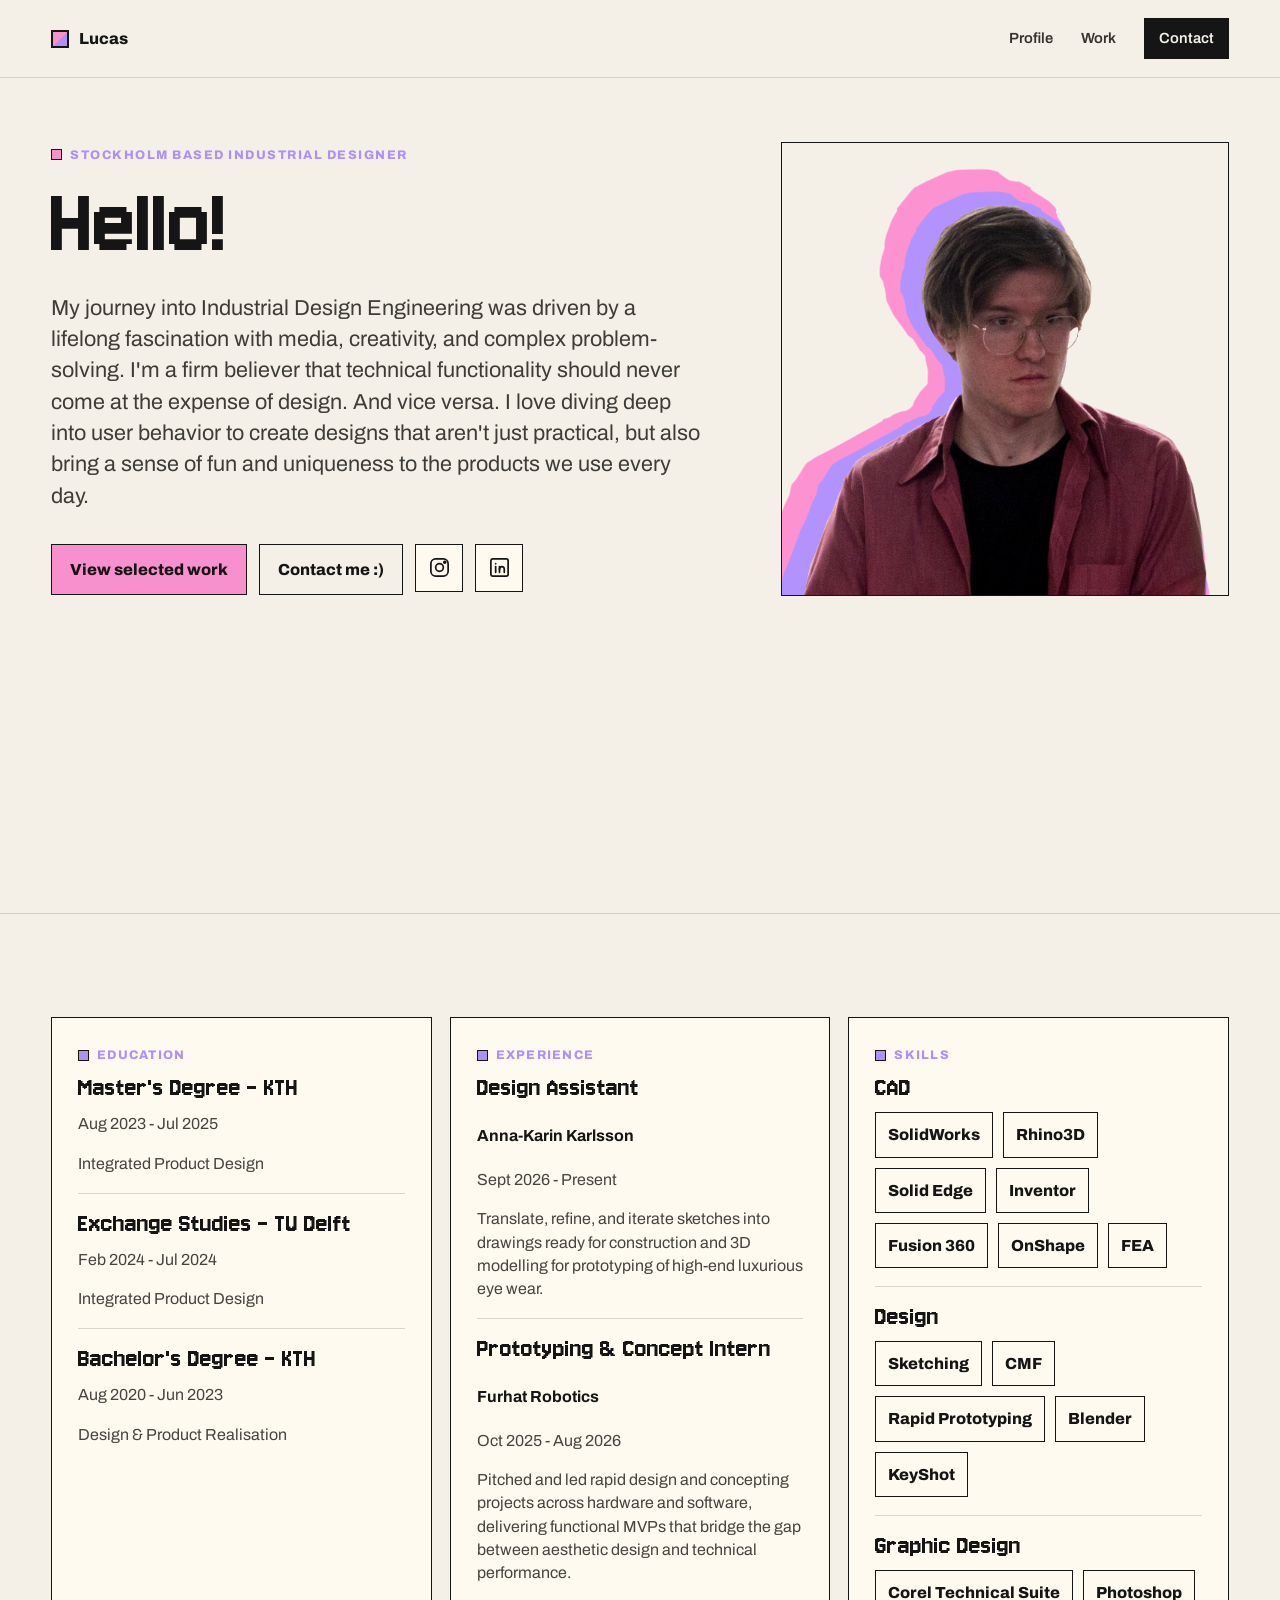
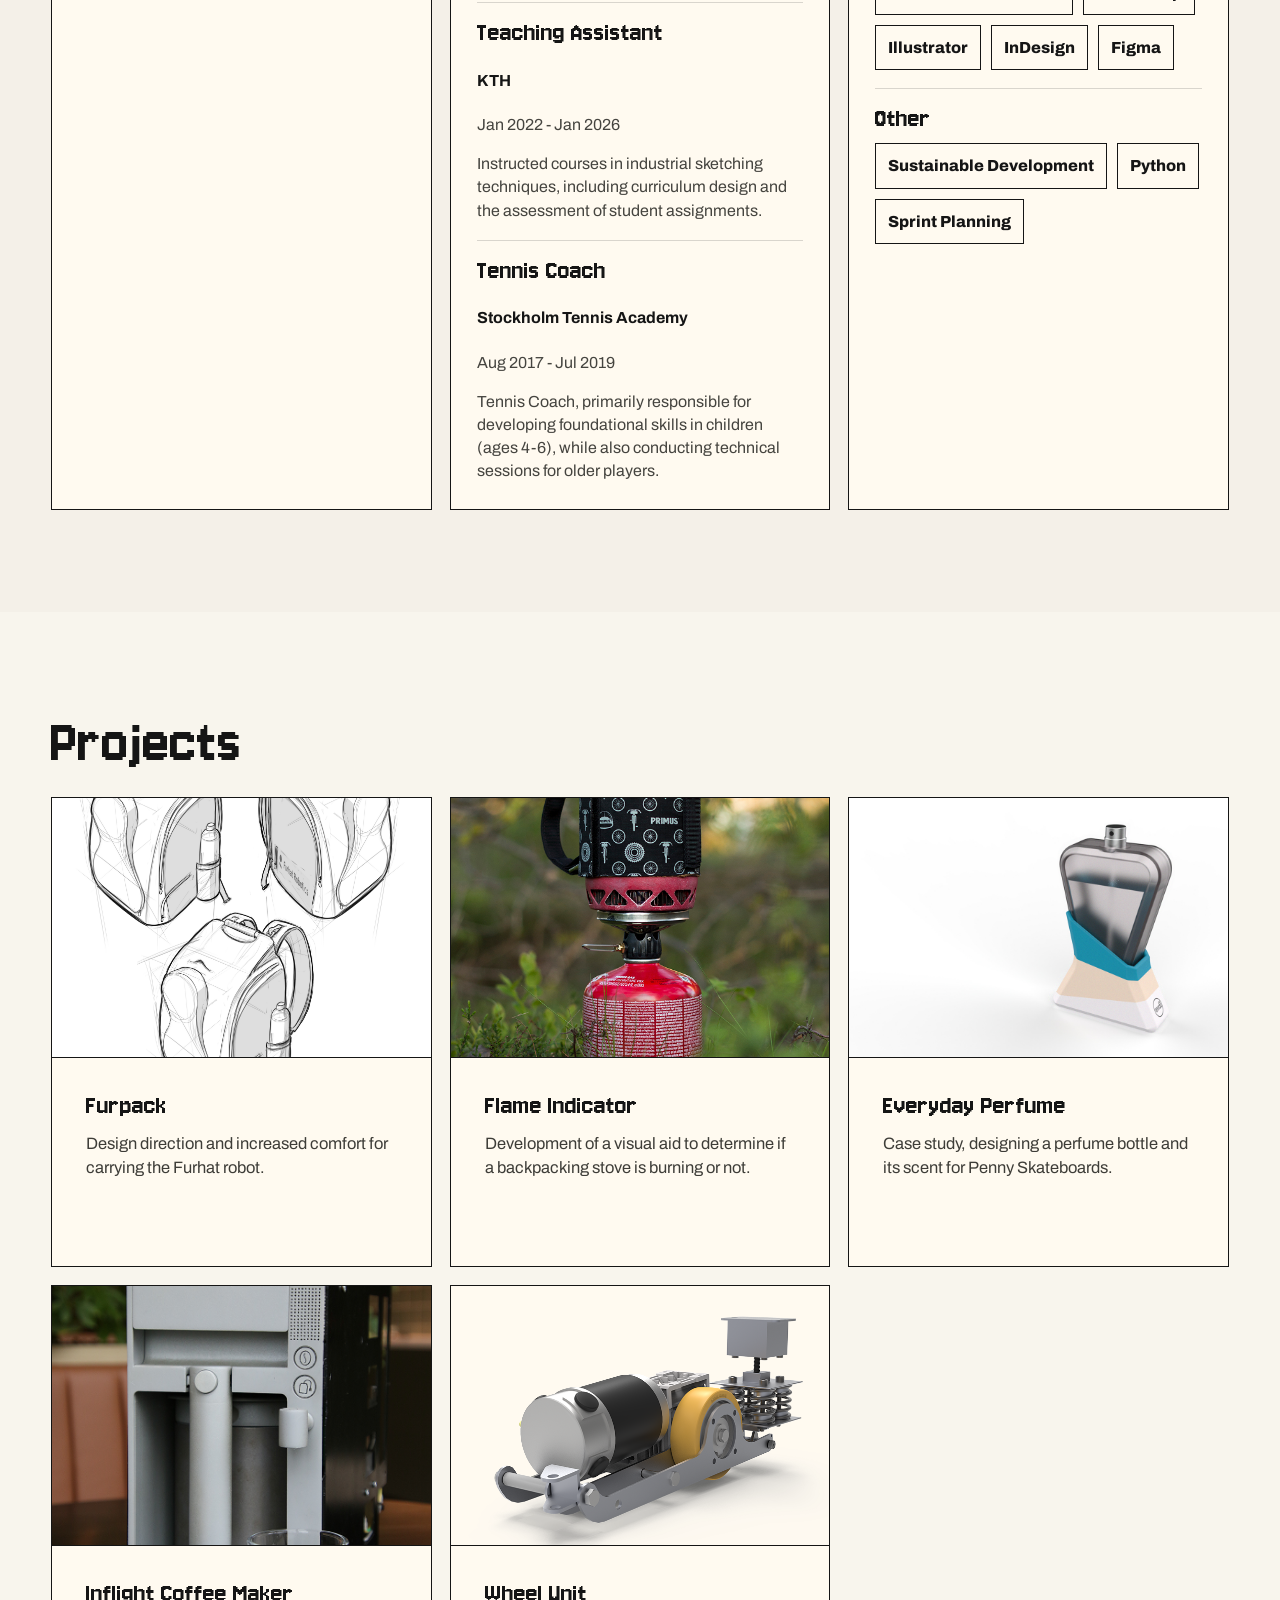
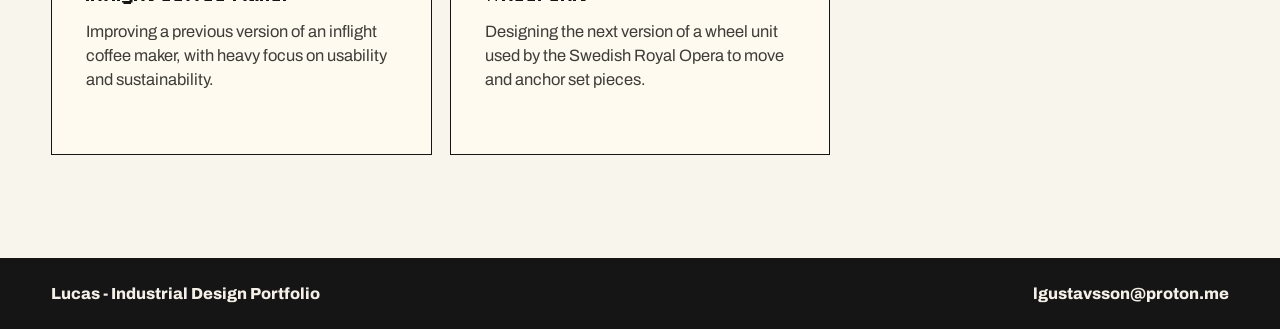
<file: index.html>
<!DOCTYPE html>
<html lang="en">
<head>
  <meta charset="UTF-8">
  <meta name="viewport" content="width=device-width, initial-scale=1.0">
  <title>Lucas | Industrial Design Portfolio</title>
  <meta name="description" content="Industrial design portfolio for Lucas, focused on product strategy, prototyping, CMF, manufacturability, and human-centered design.">
  <link rel="preconnect" href="https://fonts.googleapis.com">
  <link rel="preconnect" href="https://fonts.gstatic.com" crossorigin>
  <link href="https://fonts.googleapis.com/css2?family=Archivo:wght@400;500;600;700;800&family=Instrument+Serif:ital@0;1&family=Jersey+10&display=swap" rel="stylesheet">
  <link rel="stylesheet" href="style.css">
</head>
<body>
  <!-- Header: change the name, nav links, and contact email here. -->
  <header class="site-header" aria-label="Main navigation">
    <a class="brand" href="#top" aria-label="Lucas portfolio home">
      <span class="brand-mark"></span>
      Lucas
    </a>
    <nav>
      <a href="#profile">Profile</a>
      <a href="#work">Work</a>
      <a href="mailto:lgustavsson@proton.me" class="nav-action">Contact</a>
    </nav>
  </header>

  <main id="top">
    <!-- Hero: main first impression. Edit the title, intro text, buttons, and portrait image here. -->
    <section class="hero" aria-labelledby="hero-title">
      <div class="hero-grid">
        <div class="hero-copy">
          <p class="eyebrow">Stockholm based industrial designer</p>
          <h1 id="hero-title">Hello!</h1>
          <p class="hero-text">
            My journey into Industrial Design Engineering was driven by a lifelong fascination with media,
            creativity, and complex problem-solving. I'm a firm believer that technical functionality should never
            come at the expense of design. And vice versa. I love diving deep into user behavior to create designs
            that aren't just practical, but also bring a sense of fun and uniqueness to the products we use
            every day.
          </p>
          <div class="hero-actions" aria-label="Primary actions">
            <a class="button primary" href="#work">View selected work</a>
            <a class="button secondary" href="mailto:lgustavsson@proton.me">Contact me :)</a>
            <!-- Social icons: replace href values with your real Instagram and LinkedIn URLs. -->
            <a class="icon-link" href="https://www.instagram.com/designswithlucas" target="_blank" rel="noreferrer" aria-label="Instagram profile">
              <svg viewBox="0 0 24 24" aria-hidden="true">
                <rect x="3" y="3" width="18" height="18" rx="5"></rect>
                <circle cx="12" cy="12" r="4"></circle>
                <circle cx="17.5" cy="6.5" r="1"></circle>
              </svg>
            </a>
            <a class="icon-link" href="https://www.linkedin.com/in/lucasgustavsson" target="_blank" rel="noreferrer" aria-label="LinkedIn profile">
              <svg viewBox="0 0 24 24" aria-hidden="true">
                <rect x="3" y="3" width="18" height="18" rx="2"></rect>
                <path d="M8 11v6"></path>
                <path d="M8 8v.01"></path>
                <path d="M12 17v-6"></path>
                <path d="M12 13.8c0-1.8 1.1-2.8 2.6-2.8 1.6 0 2.4 1 2.4 2.8V17"></path>
              </svg>
            </a>
          </div>
        </div>

        <figure class="portrait-stage">
          <img src="images/me.png" alt="Portrait of Lucas" class="portrait">
        </figure>
      </div>
    </section>

    <!-- Profile: duplicate or delete .resume-entry blocks to change education/experience items. -->
    <section class="profile-section" id="profile" aria-label="Profile">
      <article class="profile-group">
        <p class="entry-label">Education</p>
        <div class="entry-list">
          <!-- Education entry -->
          <div class="resume-entry">
            <h3>Master's Degree - KTH</h3>
            <p>Aug 2023 - Jul 2025</p>
            <p>Integrated Product Design</p>
          </div>
          <!-- Education entry -->
          <div class="resume-entry">
            <h3>Exchange Studies - TU Delft</h3>
            <p>Feb 2024 - Jul 2024</p>
            <p>Integrated Product Design</p>
          </div>
          <!-- Education entry -->
          <div class="resume-entry">
            <h3>Bachelor's Degree - KTH</h3>
            <p>Aug 2020 - Jun 2023</p>
            <p>Design & Product Realisation</p>
          </div>
        </div>
      </article>

      <article class="profile-group">
        <p class="entry-label">Experience</p>
        <div class="entry-list">
           <!-- Experience entry -->
          <div class="resume-entry">
            <h3>Design Assistant</h3>
            <h4>Anna-Karin Karlsson</h4>
            <p>Sept 2026 - Present</p>
            <p>Translate, refine, and iterate sketches into drawings ready for construction and 3D modelling for prototyping of high-end luxurious eye wear.</p>
          </div>
          <!-- Experience entry -->
          <div class="resume-entry">
            <h3>Prototyping & Concept Intern</h3>
            <h4>Furhat Robotics</h4>
            <p>Oct 2025 - Aug 2026</p>
            <p>Pitched and led rapid design and concepting 
projects across hardware and software, delivering 
functional MVPs that bridge the gap between 
aesthetic design and technical performance.</p>
          </div>
          <!-- Experience entry -->
          <div class="resume-entry">
            <h3>Teaching Assistant</h3>
            <h4>KTH</h4>
            <p>Jan 2022 - Jan 2026</p>
            <p>Instructed courses in industrial sketching techniques, 
including curriculum design and the assessment of 
student assignments.</p>
          </div>
          <!-- Experience entry -->
          <div class="resume-entry">
            <h3>Tennis Coach</h3>
            <h4>Stockholm Tennis Academy</h4>
            <p>Aug 2017 - Jul 2019</p>
            <p>Tennis Coach, primarily responsible for developing foundational skills in children (ages 4-6), while
              also conducting technical sessions for older players.</p>
          </div>
        </div>
      </article>

      <article class="profile-group">
        <p class="entry-label">Skills</p>
        <!-- Skills: duplicate a .skill-group to add a category, or edit the spans inside each group. -->
        <div class="skill-groups">
          <div class="skill-group">
            <h3>CAD</h3>
            <div class="skills">
              <span>SolidWorks</span>
              <span>Rhino3D</span>
              <span>Solid Edge</span>
              <span>Inventor</span>
              <span>Fusion 360</span>
              <span>OnShape</span>
              <span>FEA</span>
            </div>
          </div>

          <div class="skill-group">
            <h3>Design</h3>
            <div class="skills">
              <span>Sketching</span>
              <span>CMF</span>
              <span>Rapid Prototyping</span>
              <span>Blender</span>
              <span>KeyShot</span>
            </div>
          </div>

          <div class="skill-group">
            <h3>Graphic Design</h3>
            <div class="skills">
              <span>Corel Technical Suite</span>
              <span>Photoshop</span>
              <span>Illustrator</span>
              <span>InDesign</span>
              <span>Figma</span>
            </div>
          </div>

          <div class="skill-group">
            <h3>Other</h3>
            <div class="skills">
              <span>Sustainable Development</span>
              <span>Python</span>
              <span>Sprint Planning</span>
            </div>
          </div>

        </div>
      </article>

    </section>

    <!-- Work: duplicate or remove one .project-card block to add or remove projects. -->
    <section class="section work-section" id="work" aria-label="Selected work">
      <div class="work-heading">
        <h2>Projects</h2>
      </div>
      <div class="project-list">
        <!-- Project card: update href, image src/alt, title, and summary together. -->
        <a class="project-card" href="furpack.html" aria-label="Open Project 01 case study">
          <img class="project-image" src="images/furpack-front.jpg" alt="Furpack front">
          <div class="project-content">
            <h3>Furpack</h3>
            <p>
              Design direction and increased comfort for carrying the Furhat robot.
            </p>
          </div>
        </a>

        <!-- Project card -->
        <a class="project-card" href="flame-indicator.html" aria-label="Open Project 02 case study">
          <img class="project-image" src="images/flame-front.png" alt="Flame indicator front">
          <div class="project-content">
            <h3>Flame Indicator</h3>
            <p>
              Development of a visual aid to determine if a backpacking stove is burning or not.
            </p>
          </div>
        </a>

        <!-- Project card -->
        <a class="project-card" href="everyday-perfume.html" aria-label="Open Project 03 case study">
          <img class="project-image" src="images/perfume-front.png" alt="Everyday perfume front">
          <div class="project-content">
            <h3>Everyday Perfume</h3>
            <p>
              Case study, designing a perfume bottle and its scent for Penny Skateboards.
            </p>
          </div>
        </a>

        <!-- Project card -->
        <a class="project-card" href="coffee-maker.html" aria-label="Open Project 04 case study">
          <img class="project-image" src="images/cofee-front.png" alt="Coffee maker front">
          <div class="project-content">
            <h3>Inflight Coffee Maker</h3>
            <p>
              Improving a previous version of an inflight coffee maker, with heavy focus on usability and sustainability.
            </p>
          </div>
        </a>

        <!-- Project card -->
        <a class="project-card" href="wheel-unit.html" aria-label="Open Project 05 case study">
          <img class="project-image" src="images/wheel-front.png" alt="Wheel unit front">
          <div class="project-content">
            <h3>Wheel Unit</h3>
            <p>
              Designing the next version of a wheel unit used by the Swedish Royal Opera to move and anchor set pieces.
            </p>
          </div>
        </a>
        <!-- End repeatable project cards. -->
      </div>
    </section>
  </main>

  <footer class="site-footer">
    <p>Lucas - Industrial Design Portfolio</p>
    <a href="mailto:lgustavsson@proton.me">lgustavsson@proton.me</a>
  </footer>
</body>
</html>
</file>
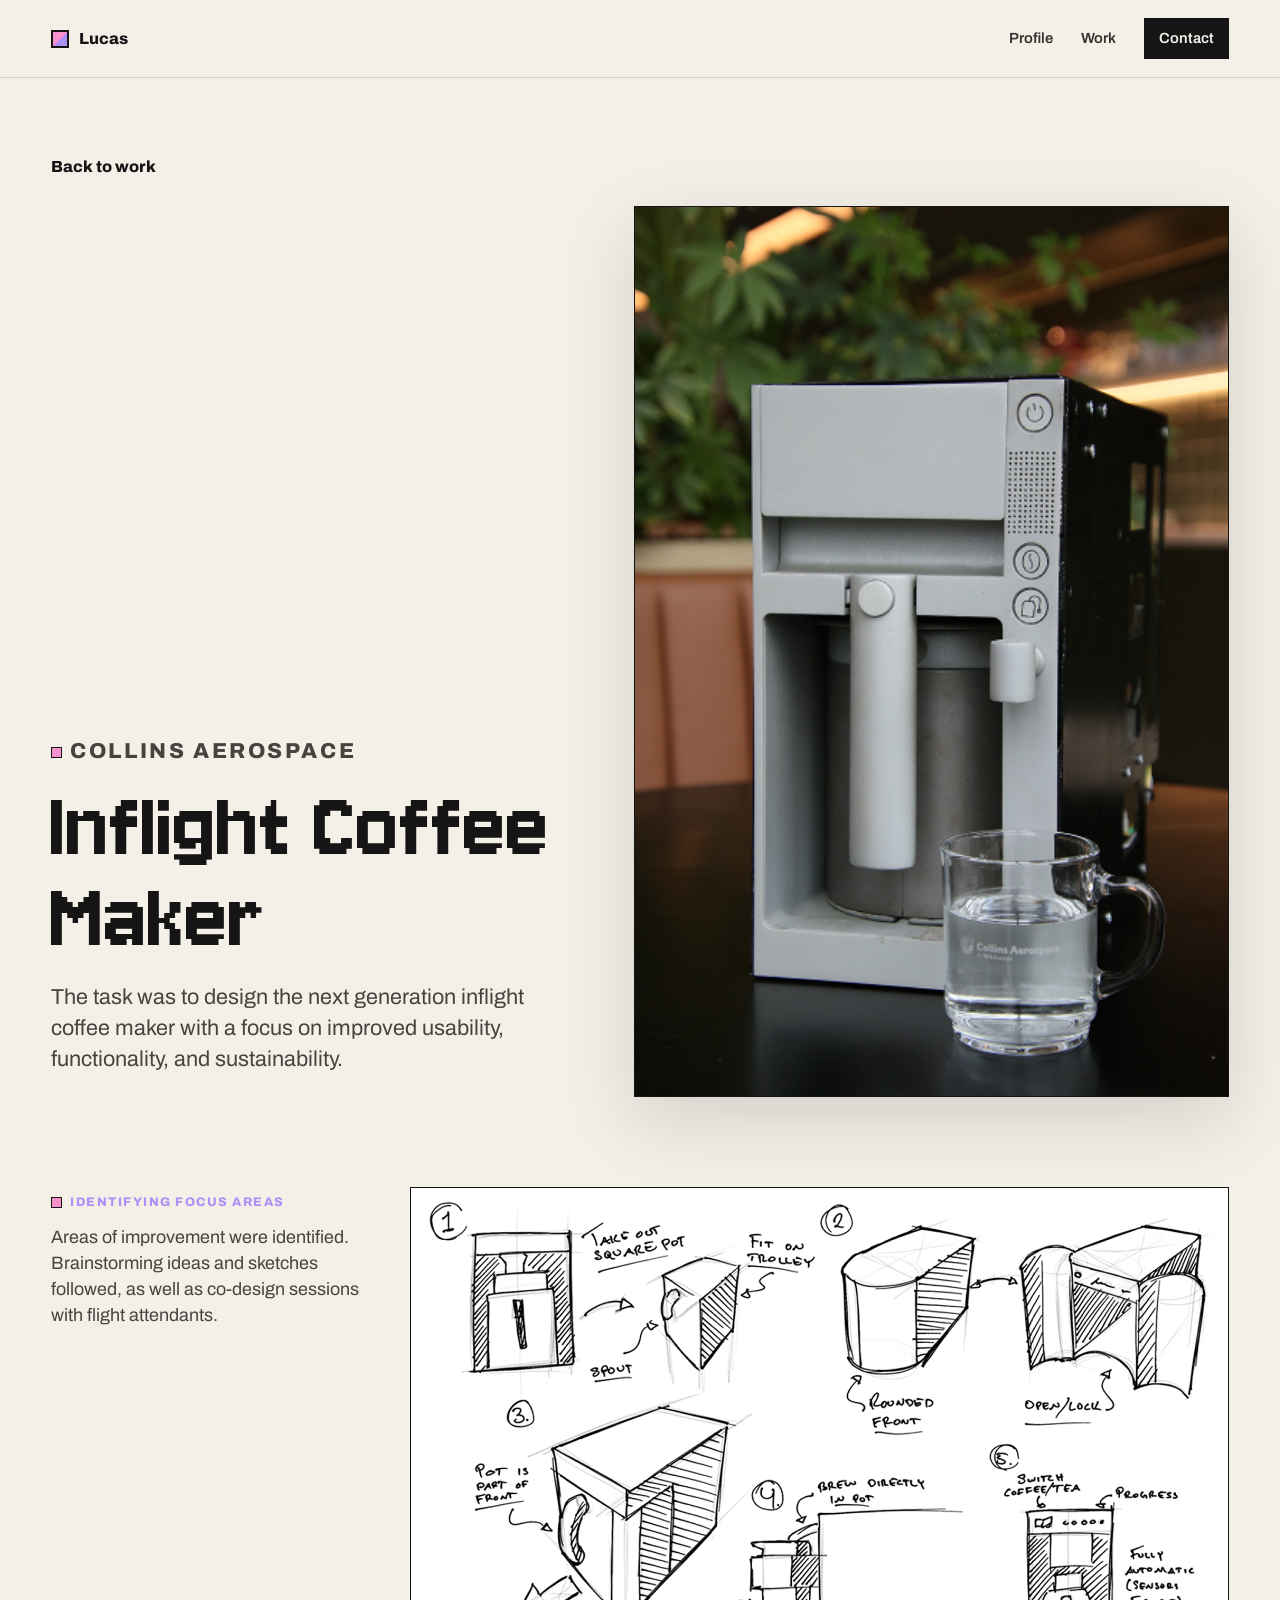
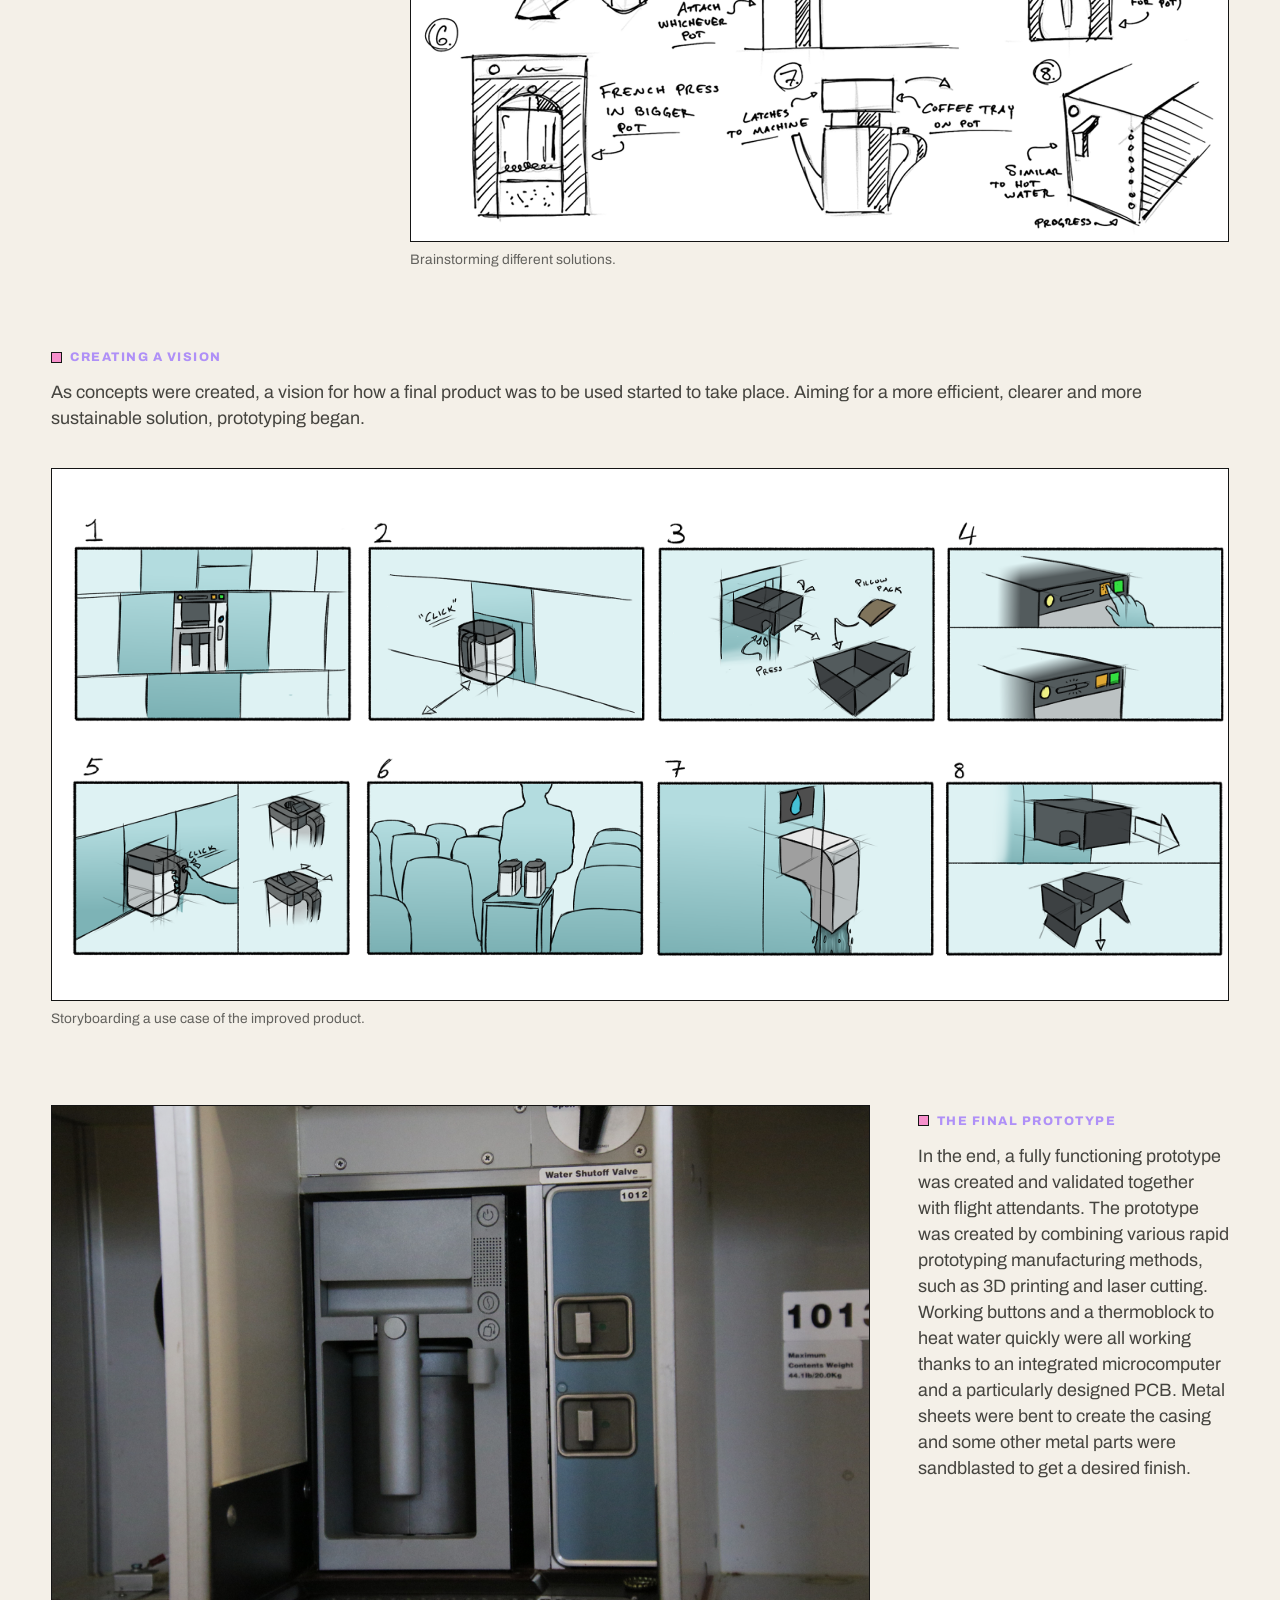
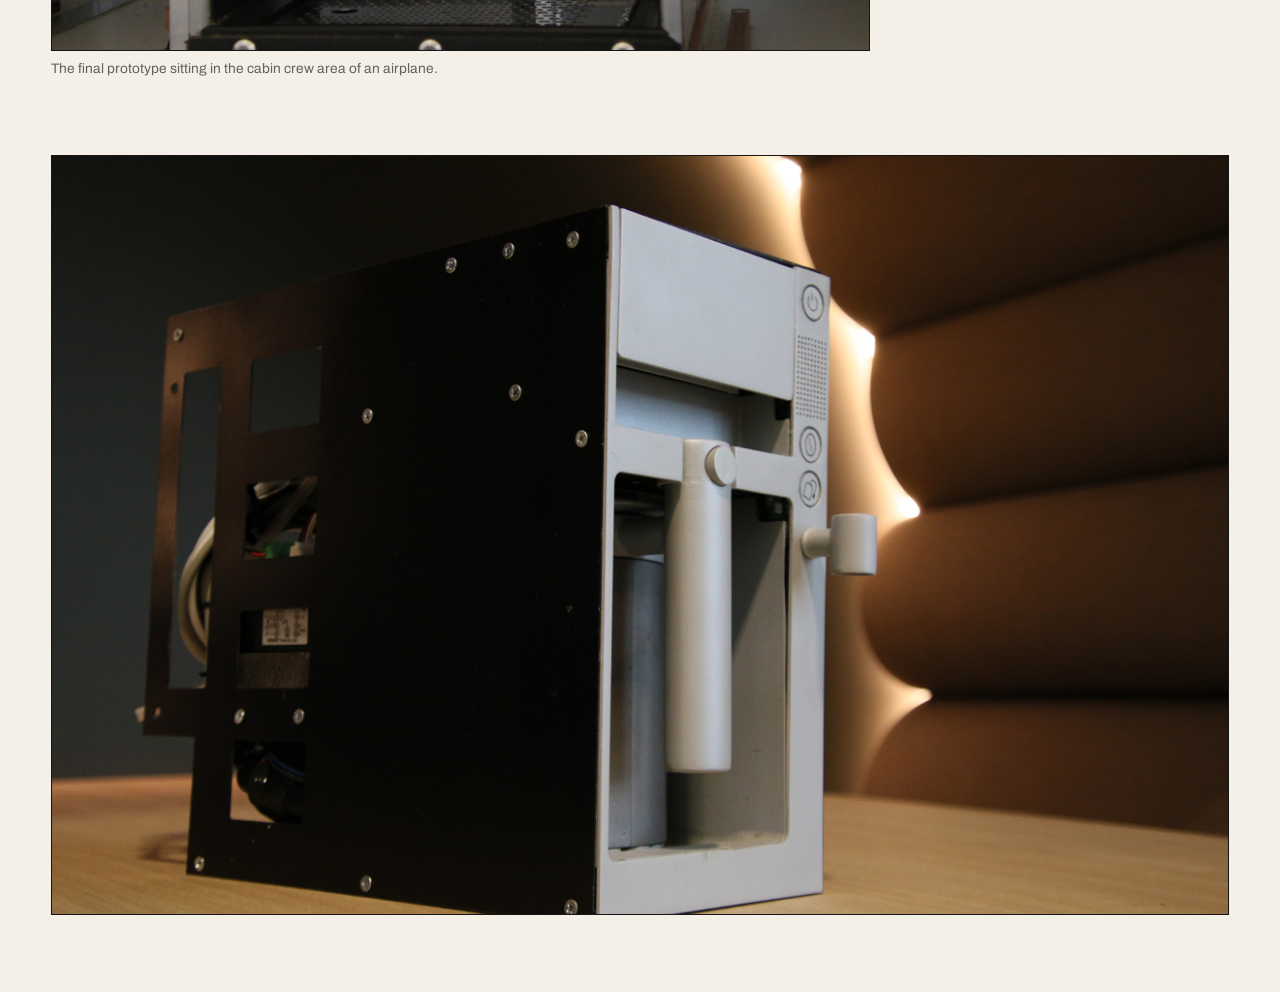
<file: coffee-maker.html>
<!DOCTYPE html>
<html lang="en">
<head>
  <meta charset="UTF-8">
  <meta name="viewport" content="width=device-width, initial-scale=1.0">
  <title>Inflight Coffee Maker | Lucas Industrial Design Portfolio</title>
  <meta name="description" content="Inflight Coffee Maker case study by Lucas Gustavsson: a next-generation aircraft coffee maker prototype.">
  <link rel="preconnect" href="https://fonts.googleapis.com">
  <link rel="preconnect" href="https://fonts.gstatic.com" crossorigin>
  <link href="https://fonts.googleapis.com/css2?family=Archivo:wght@400;500;600;700;800&family=Instrument+Serif:ital@0;1&family=Jersey+10&display=swap" rel="stylesheet">
  <link rel="stylesheet" href="style.css">
</head>
<body>
  <header class="site-header" aria-label="Main navigation">
    <a class="brand" href="index.html" aria-label="Lucas portfolio home">
      <span class="brand-mark"></span>
      Lucas
    </a>
    <nav>
      <a href="index.html#profile">Profile</a>
      <a href="index.html#work">Work</a>
      <a href="mailto:lucas.gustavsson@ownit.nu" class="nav-action">Contact</a>
    </nav>
  </header>

  <main class="project-page">
    <a class="back-link" href="index.html#work">Back to work</a>

    <section class="project-hero" aria-labelledby="project-title">
      <div>
        <p class="eyebrow">Collins Aerospace</p>
        <h1 id="project-title">Inflight Coffee Maker</h1>
        <p>
          The task was to design the next generation inflight coffee maker with a focus on improved usability, 
          functionality, and sustainability.
        </p>
      </div>
      <img src="images/cofee-front.png" alt="Inflight Coffee Maker project image">
    </section>

    <section class="case-story" aria-label="Coffee maker case study sections">

      <article class="case-section">
        <div class="case-copy">
          <p class="eyebrow">Identifying focus areas</p>
          <p>
            Areas of improvement were identified. Brainstorming ideas and sketches followed, 
            as well as co-design sessions with flight attendants.
          </p>
        </div>
        <div class="case-gallery">
          <figure class="natural">
            <img src="images/cofee-sketches.png" alt="Brainstorming different solutions">
            <figcaption>Brainstorming different solutions.</figcaption>
          </figure>
        </div>
      </article>

      <article class="case-wide-section">
        <div class="case-wide-copy">
          <p class="eyebrow">Creating a vision</p>
          <p>
As concepts were created, a vision for how a final product was to be used started to take 
place. Aiming for a more efficient, clearer and more sustainable solution, prototyping began.
          </p>
        </div>
        <figure>
          <img src="images/coffee-vision.png" alt="Storyboarding a use case of the improved product">
          <figcaption>Storyboarding a use case of the improved product.</figcaption>
        </figure>
      </article>

      <article class="case-section reverse">
        <div class="case-copy">
          <p class="eyebrow">The final prototype</p>
          <p>
            In the end, a fully functioning prototype was created and validated together with flight 
            attendants. The prototype was created by combining various rapid prototyping manufacturing 
            methods, such as 3D printing and laser cutting. Working buttons and a thermoblock to 
            heat water quickly were all working thanks to an integrated microcomputer and a particularly 
            designed PCB. Metal sheets were bent to create the casing and some other metal parts were 
            sandblasted to get a desired finish.
          </p>
        </div>
        <div class="case-gallery">
          <figure class="natural">
            <img src="images/coffee-prototype.png" alt="The final prototype sitting in the cabin area of an airplane">
            <figcaption>The final prototype sitting in the cabin crew area of an airplane.</figcaption>
          </figure>
        </div>
      </article>

      <article class="case-wide-section">
        <figure class="natural">
            <img src="images/coffee-hero.png" alt="Hero">
        </figure>
      </article>
      
    </section>
  </main>
</body>
</html>
</file>
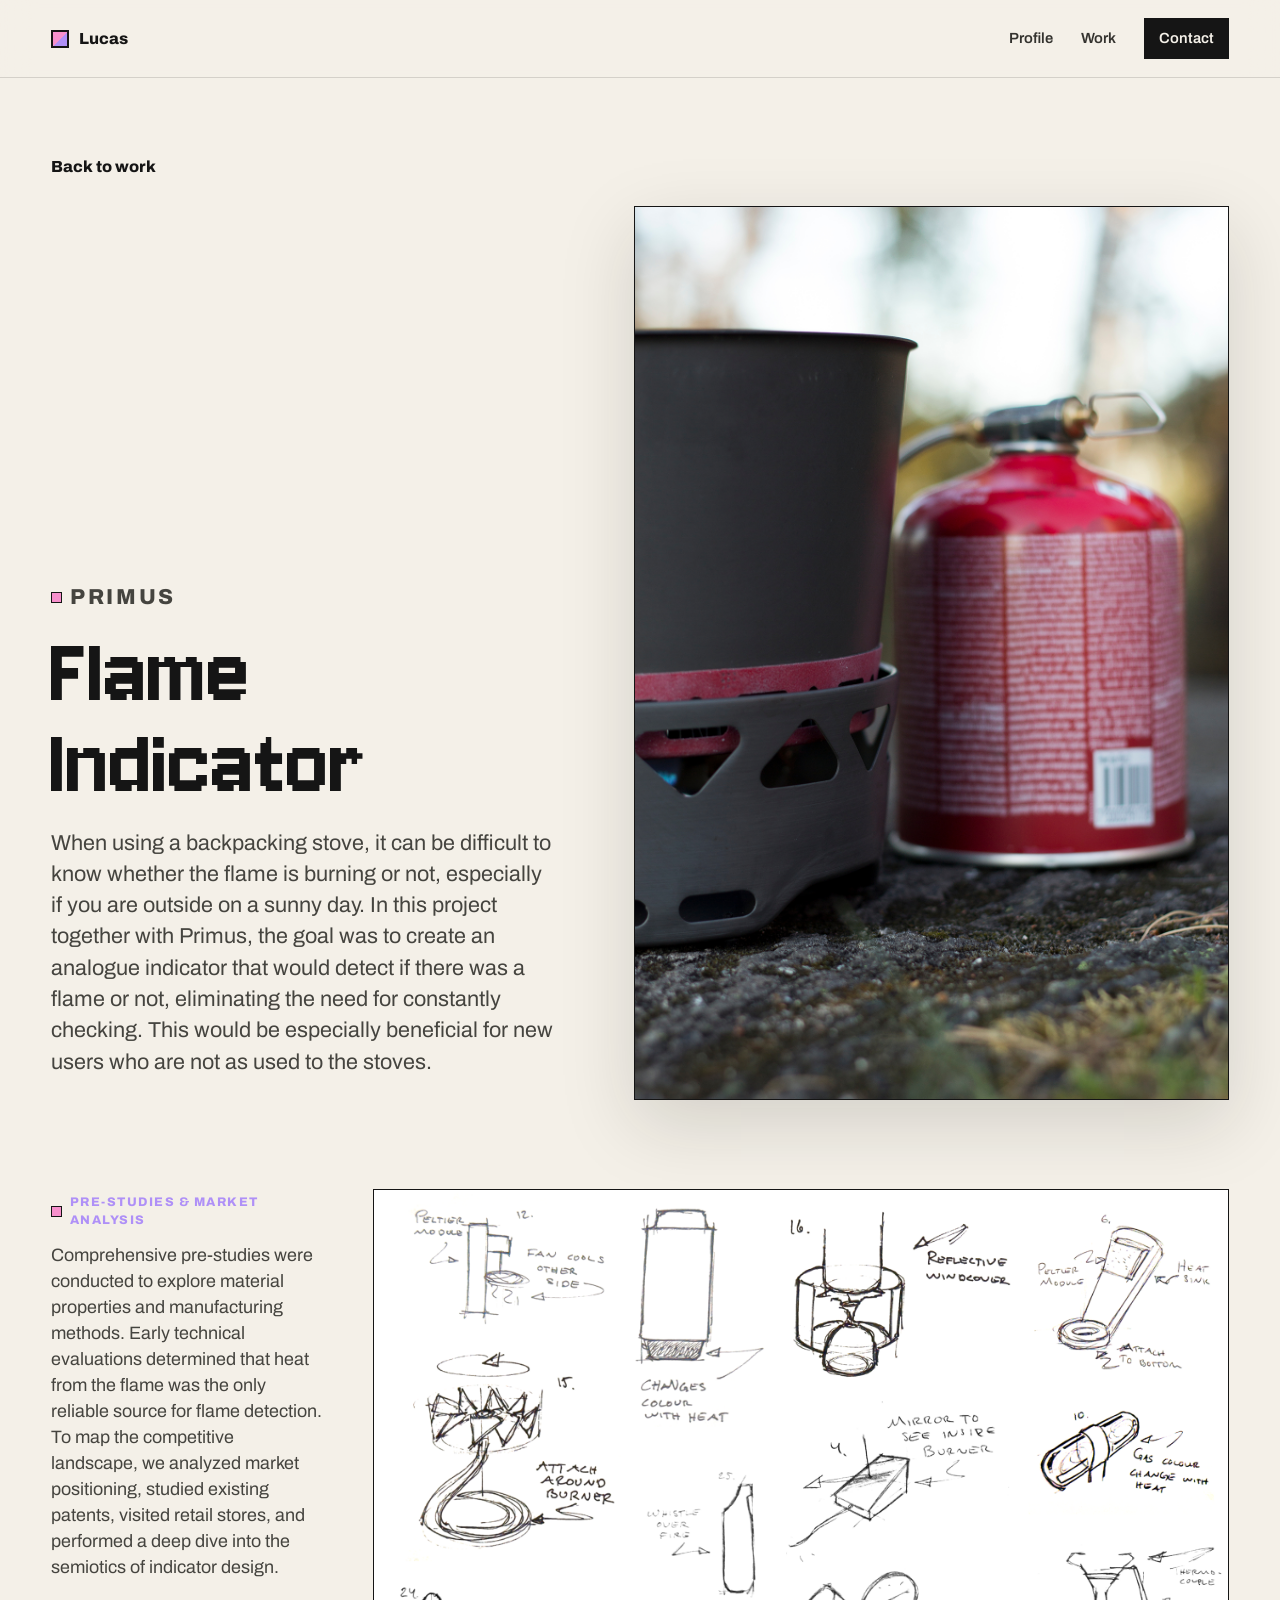
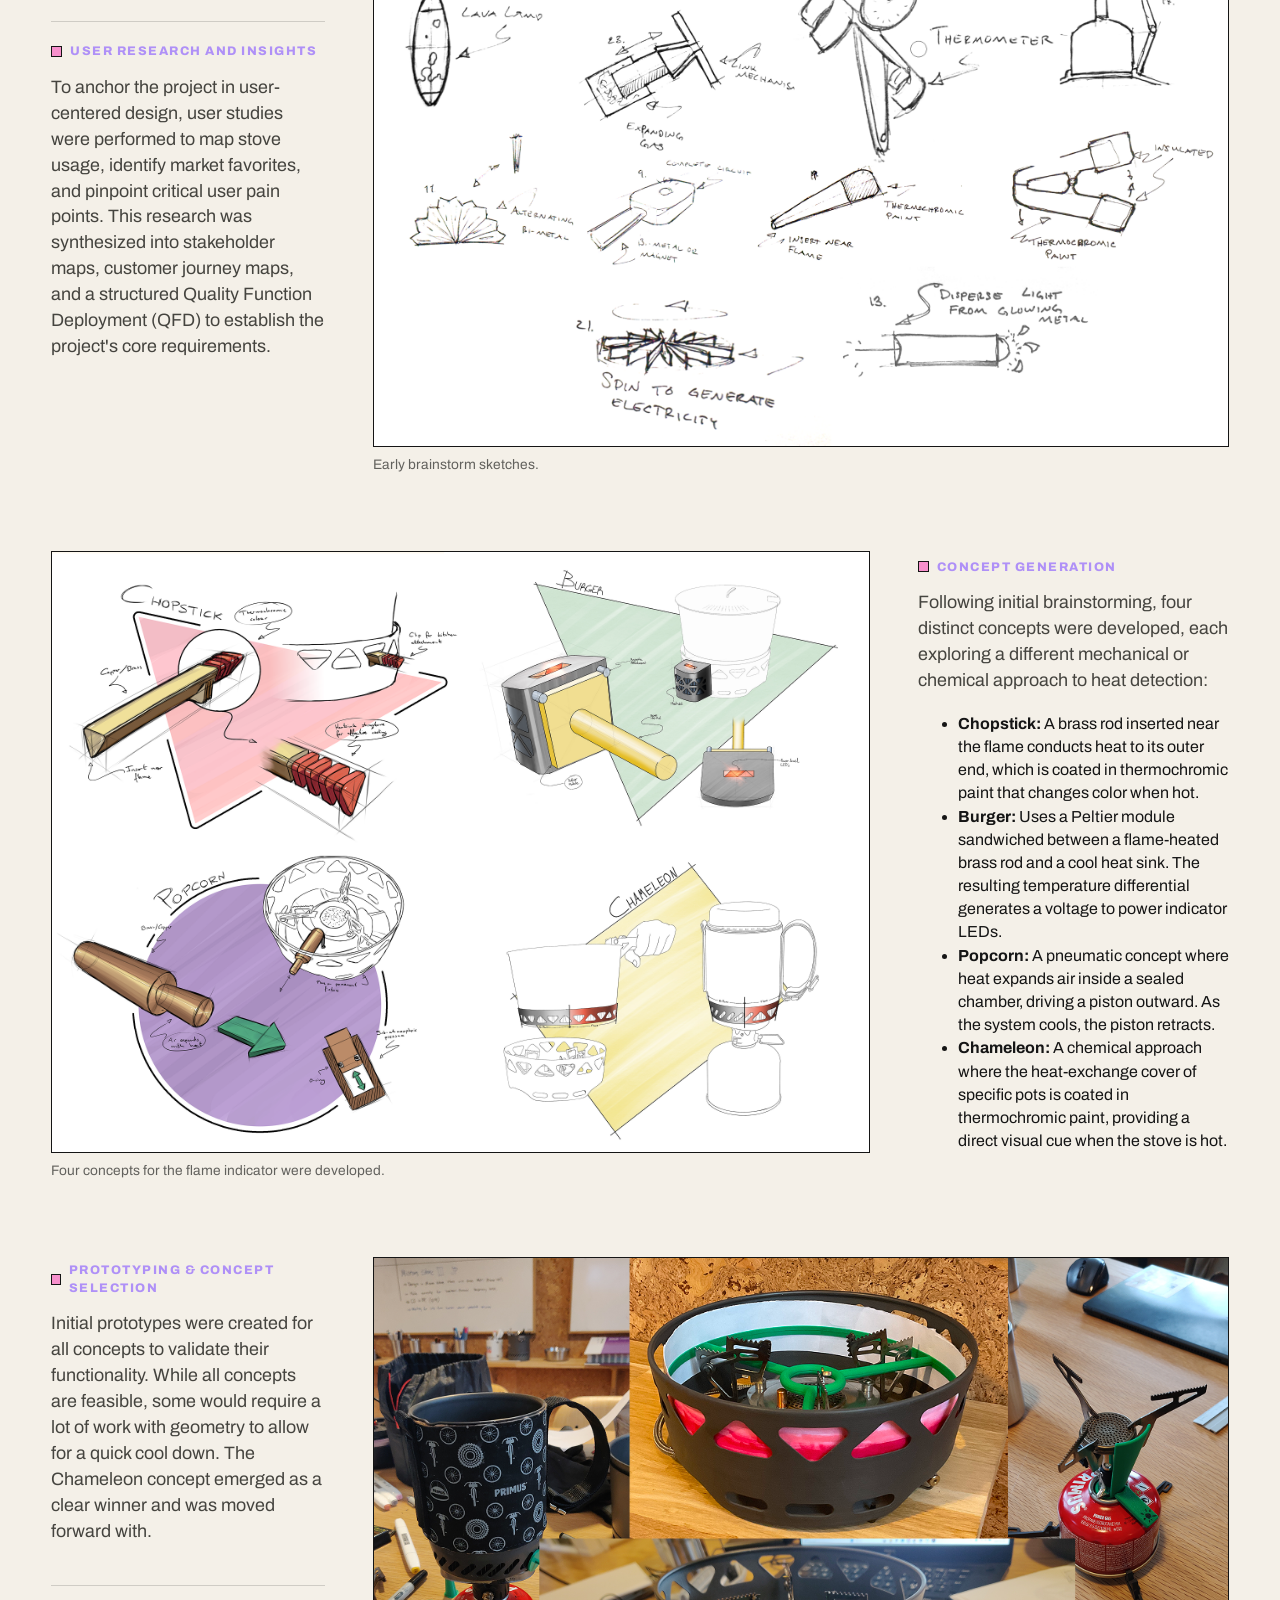
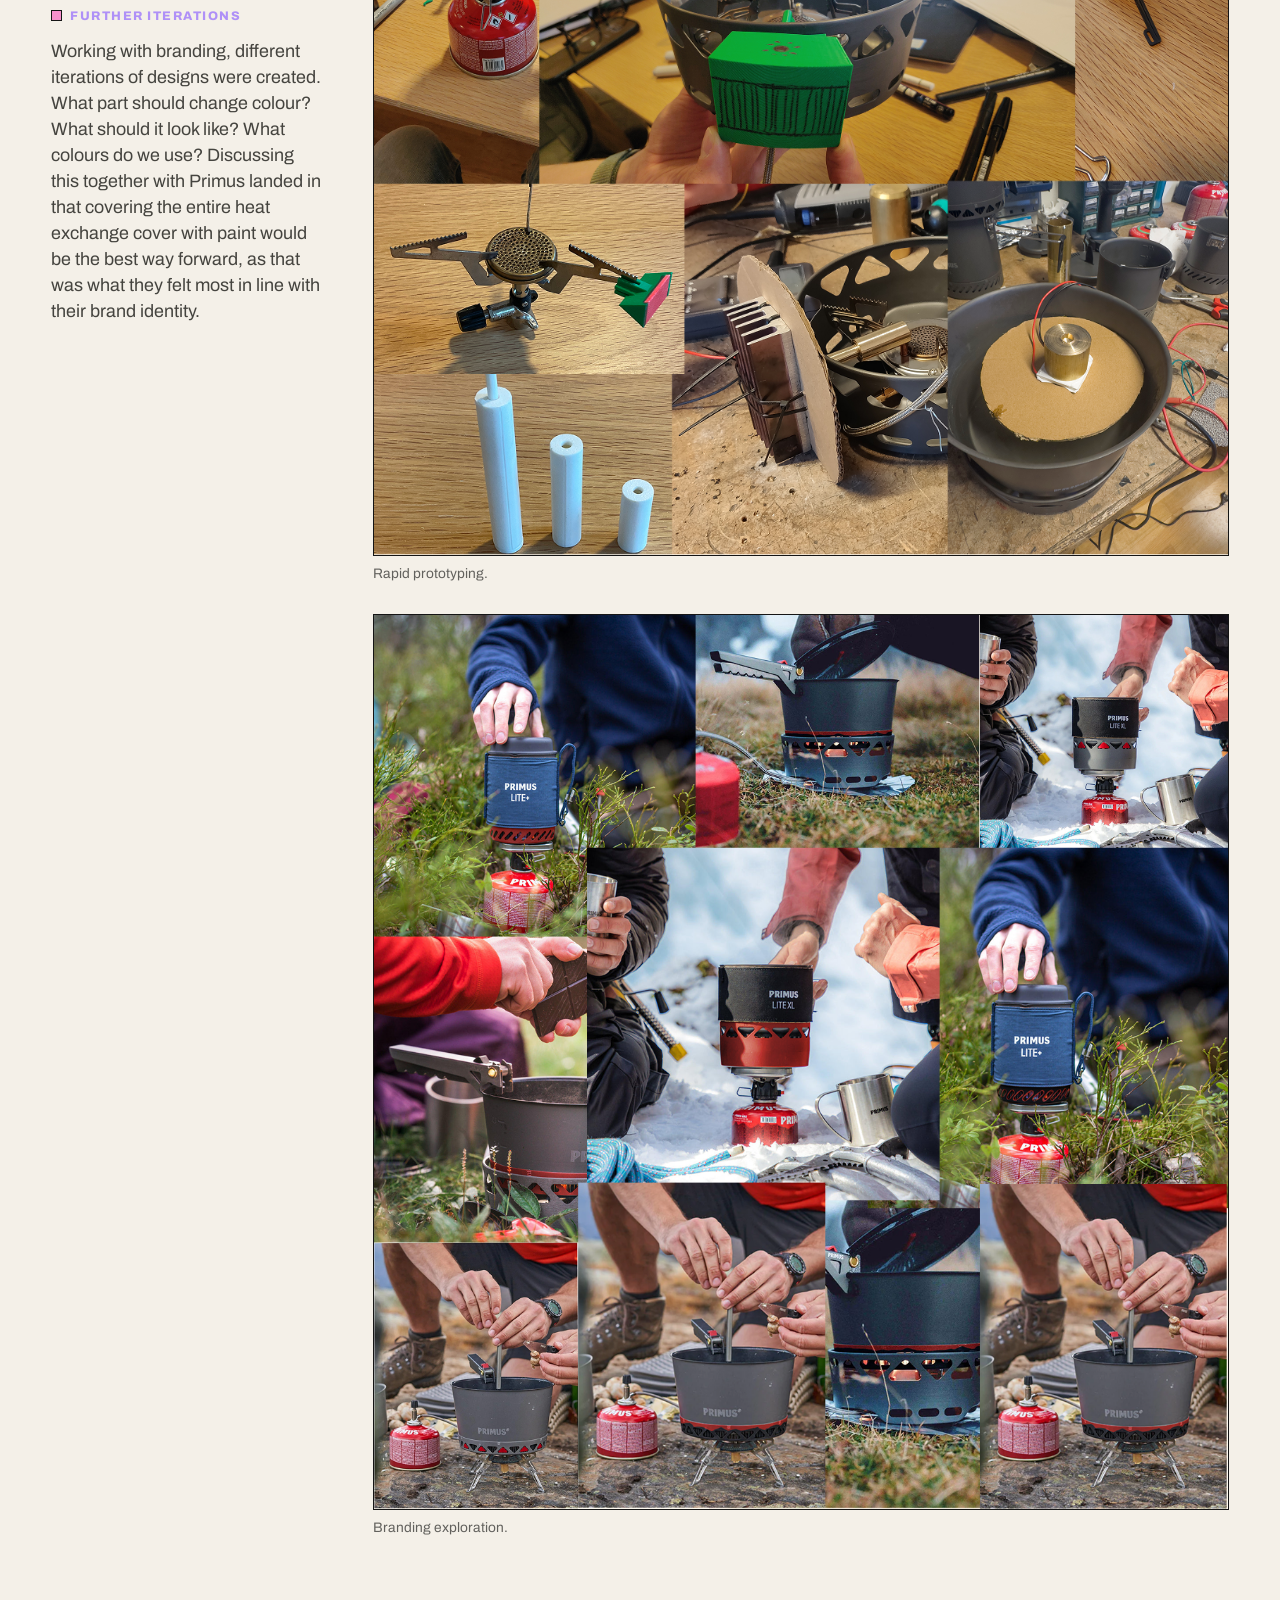
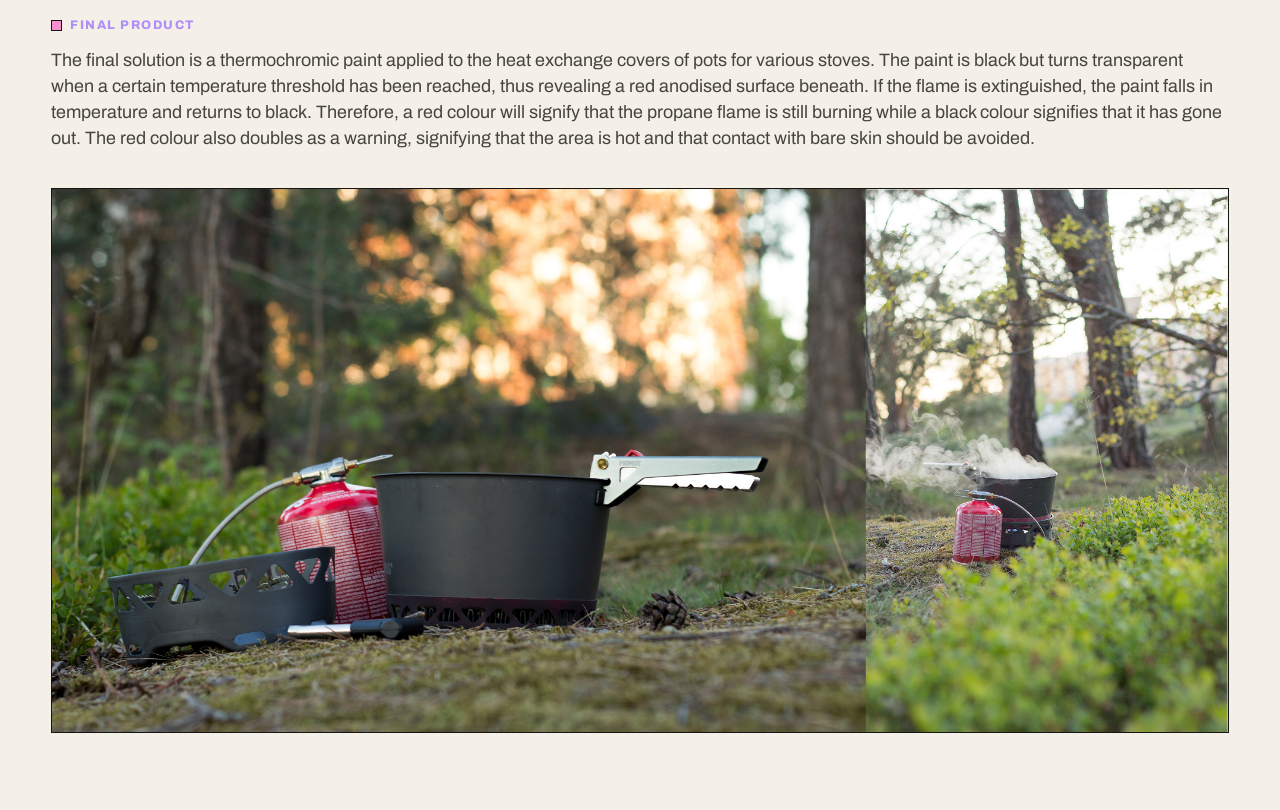
<file: flame-indicator.html>
<!DOCTYPE html>
<html lang="en">
<head>
  <meta charset="UTF-8">
  <meta name="viewport" content="width=device-width, initial-scale=1.0">
  <title>Flame Indicator | Lucas Industrial Design Portfolio</title>
  <meta name="description" content="Flame Indicator case study by Lucas Gustavsson: an analogue indicator for detecting whether a backpacking stove is burning.">
  <link rel="preconnect" href="https://fonts.googleapis.com">
  <link rel="preconnect" href="https://fonts.gstatic.com" crossorigin>
  <link href="https://fonts.googleapis.com/css2?family=Archivo:wght@400;500;600;700;800&family=Instrument+Serif:ital@0;1&family=Jersey+10&display=swap" rel="stylesheet">
  <link rel="stylesheet" href="style.css">
</head>
<body>
  <header class="site-header" aria-label="Main navigation">
    <a class="brand" href="index.html" aria-label="Lucas portfolio home">
      <span class="brand-mark"></span>
      Lucas
    </a>
    <nav>
      <a href="index.html#profile">Profile</a>
      <a href="index.html#work">Work</a>
      <a href="mailto:lucas.gustavsson@ownit.nu" class="nav-action">Contact</a>
    </nav>
  </header>

  <main class="project-page">
    <a class="back-link" href="index.html#work">Back to work</a>

    <section class="project-hero" aria-labelledby="project-title">
      <div>
        <p class="eyebrow">Primus</p>
        <h1 id="project-title">Flame Indicator</h1>
        <p>
          When using a backpacking stove, it can be difficult to know whether the flame is burning or not, 
          especially if you are outside on a sunny day. In this project together with Primus, the goal was 
          to create an analogue indicator that would detect if there was a flame or not, eliminating 
          the need for constantly checking. This would be especially beneficial for new users who are not as 
          used to the stoves.
        </p>
      </div>
      <img src="images/flame-hero.png" alt="Flame indicator project image">
    </section>

    <section class="case-story" aria-label="Flame Indicator case study sections">
      <!-- Image-led section: keep text short and let the gallery carry the story. -->
      <article class="case-section media-stack">
        <div class="case-copy case-copy-stack">
          <div class="case-note">
            <p class="eyebrow">Pre-studies & market analysis</p>
            <p>
              Comprehensive pre-studies were conducted to explore material properties and manufacturing methods. 
              Early technical evaluations determined that heat from the flame was the only reliable source for 
              flame detection. To map the competitive landscape, we analyzed market positioning, studied existing 
              patents, visited retail stores, and performed a deep dive into the semiotics of indicator design.
            </p>
          </div>
          <div class="case-note">
            <p class="eyebrow">User research and insights</p>
            <p>
              To anchor the project in user-centered design, user studies were performed to map stove usage, 
              identify market favorites, and pinpoint critical user pain points. This research was synthesized 
              into stakeholder maps, customer journey maps, and a structured Quality Function Deployment (QFD) 
              to establish the project's core requirements.
            </p>
          </div>
        </div>
        <!--
          Gallery options:
          - .case-gallery = one large image
          - .stacked = multiple large images stacked vertically, best for mixed aspect ratios
          - .two-up / .three-up = multiple columns
          - add class="natural" to a figure to keep the image's original aspect ratio
          - add class="wide-shot" or "tall-shot" to force a wide or tall frame
        -->
        <div class="case-gallery">
          <figure class="natural">
            <img src="images/flame-brainstorm.png" alt="Early brainstorm sketches">
            <figcaption>Early brainstorm sketches.</figcaption>
          </figure>
        </div>
      </article>

      <article class="case-section reverse">
        <div class="case-copy">
          <p class="eyebrow">Concept generation</p>
          <p>
            Following initial brainstorming, four distinct concepts were developed, each exploring a 
            different mechanical or chemical approach to heat detection:
          </p>
          <ul>
            <li><strong>Chopstick:</strong> A brass rod inserted near the flame conducts heat to its 
              outer end, which is coated in thermochromic paint that changes color when hot.</li>
            <li><strong>Burger:</strong> Uses a Peltier module sandwiched between a flame-heated brass 
              rod and a cool heat sink. The resulting temperature differential generates a voltage to 
              power indicator LEDs.</li>
            <li><strong>Popcorn:</strong> A pneumatic concept where heat expands air inside a sealed chamber, 
              driving a piston outward. As the system cools, the piston retracts.</li>
            <li><strong>Chameleon:</strong> A chemical approach where the heat-exchange cover of specific pots 
              is coated in thermochromic paint, providing a direct visual cue when the stove is hot.</li>
          </ul>

        </div>
        <div class="case-gallery">
          <figure class="natural">
            <img src="images/flame-concepts.png" alt="Concepts">
            <figcaption>Four concepts for the flame indicator were developed.</figcaption>
          </figure>
        </div>
      </article>

      <article class="case-section media-stack">
        <div class="case-copy case-copy-stack">
          <div class="case-note">
            <p class="eyebrow">Prototyping & concept selection</p>
            <p>
              Initial prototypes were created for all concepts to validate their functionality. 
              While all concepts are feasible, some would require a lot of work with geometry 
              to allow for a quick cool down. The Chameleon concept emerged as a clear winner and was 
              moved forward with.
            </p>
          </div>
          <div class="case-note">
            <p class="eyebrow">Further iterations</p>
            <p>
              Working with branding, different iterations of designs were created. What part should 
              change colour? What should it look like? What colours do we use?

Discussing this together with Primus landed in that covering the entire heat exchange cover 
with paint would be the best way forward, as that was what they felt most in line with their 
brand identity.
            </p>
          </div>
        </div>
        <!--
          Gallery options:
          - .case-gallery = one large image
          - .stacked = multiple large images stacked vertically, best for mixed aspect ratios
          - .two-up / .three-up = multiple columns
          - add class="natural" to a figure to keep the image's original aspect ratio
          - add class="wide-shot" or "tall-shot" to force a wide or tall frame
        -->
        <div class="case-gallery stacked">
          <figure class="natural">
            <img src="images/flame-prototyping.png" alt="Rapid prototyping">
            <figcaption>Rapid prototyping.</figcaption>
          </figure>
          <figure class="natural">
            <img src="images/flame-branding.png" alt="Branding.">
            <figcaption>Branding exploration.</figcaption>
          </figure>
        </div>
      </article>

      <!-- Wide image section: text above, full-width image below. -->
      <article class="case-wide-section">
        <div class="case-wide-copy">
          <p class="eyebrow">Final product</p>
          <p>
            The final solution is a thermochromic paint applied to the heat exchange covers of pots for 
            various stoves. The paint is black but turns transparent when a certain temperature 
            threshold has been reached, thus revealing a red anodised surface beneath. If the flame is 
            extinguished, the paint falls in temperature and returns to black. Therefore, a red colour 
            will signify that the propane flame is still burning while a black colour signifies that it has 
            gone out. The red colour also doubles as a warning, signifying that the area is hot and that 
            contact with bare skin should be avoided.
          </p>
        </div>
        <figure>
          <img src="images/flame-final-product.png" alt="Use case of the final product">
        </figure>
      </article>

    </section>
  </main>
</body>
</html>
</file>
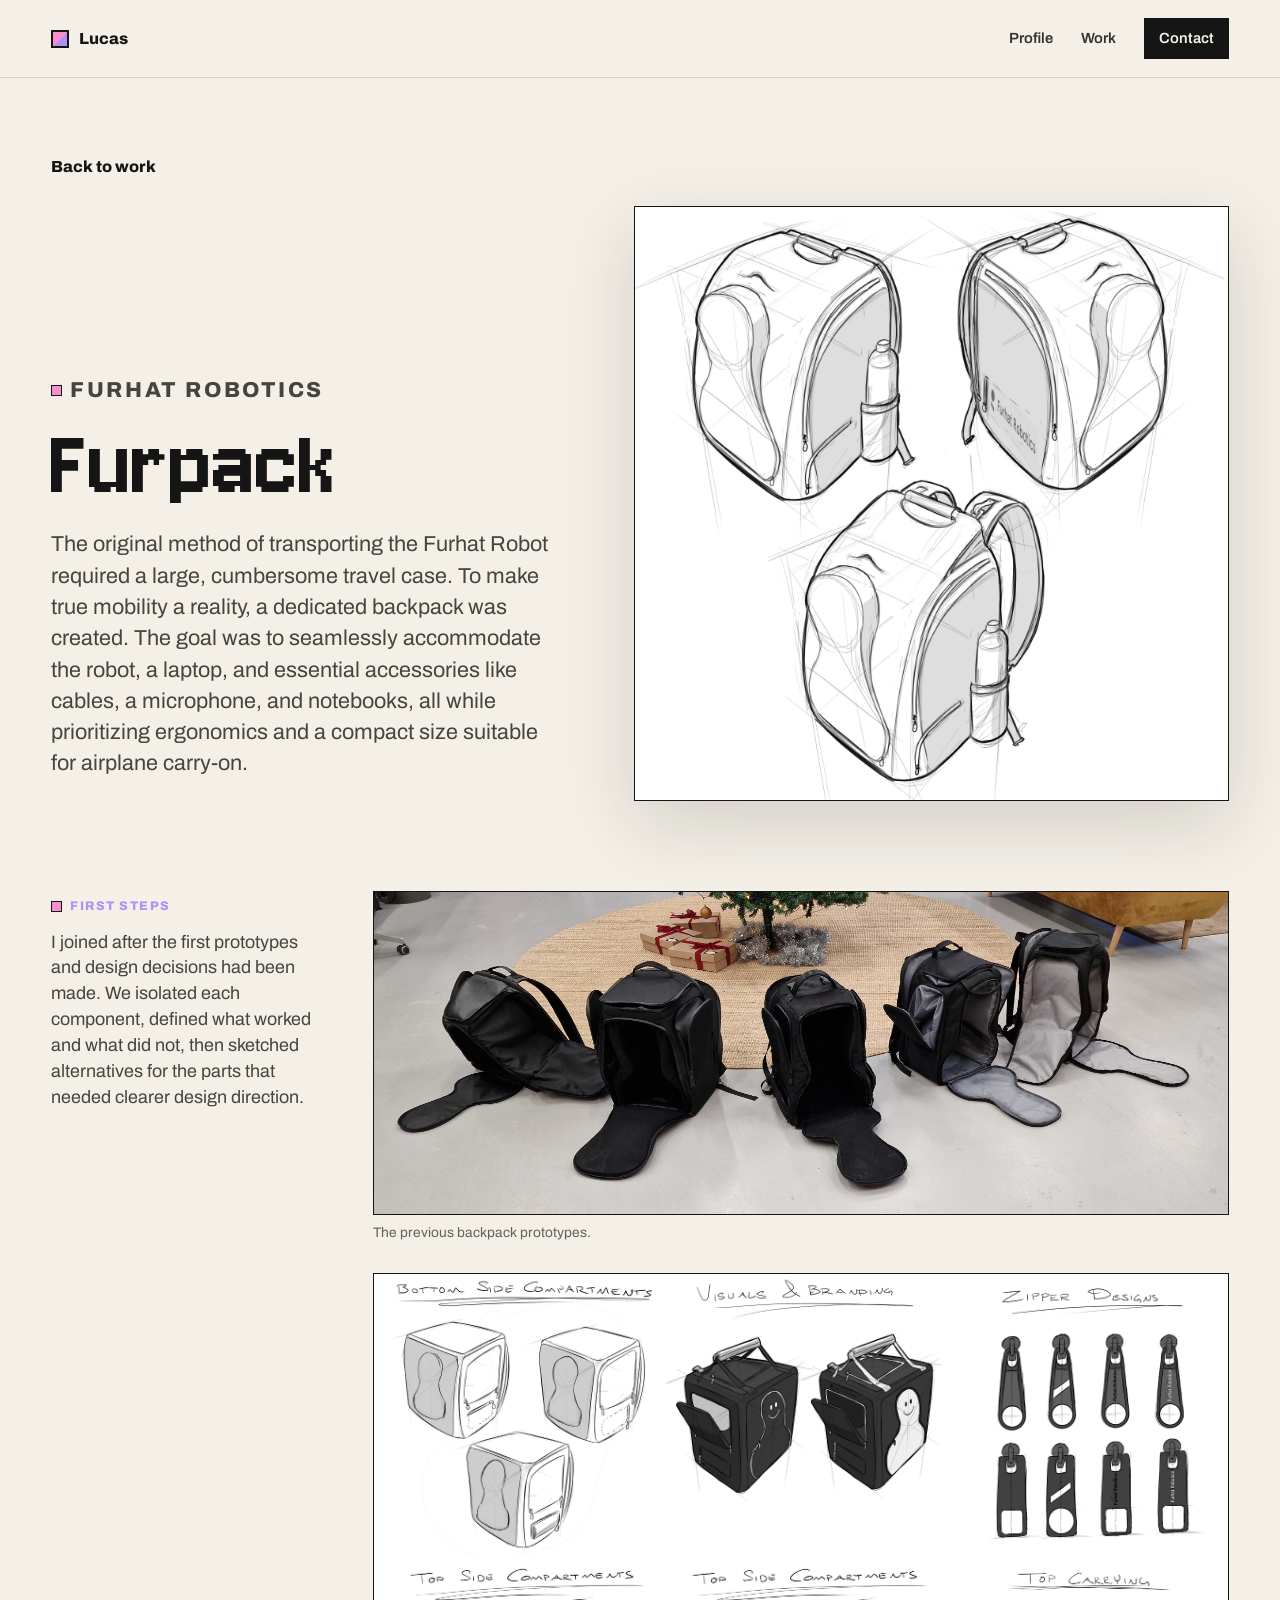
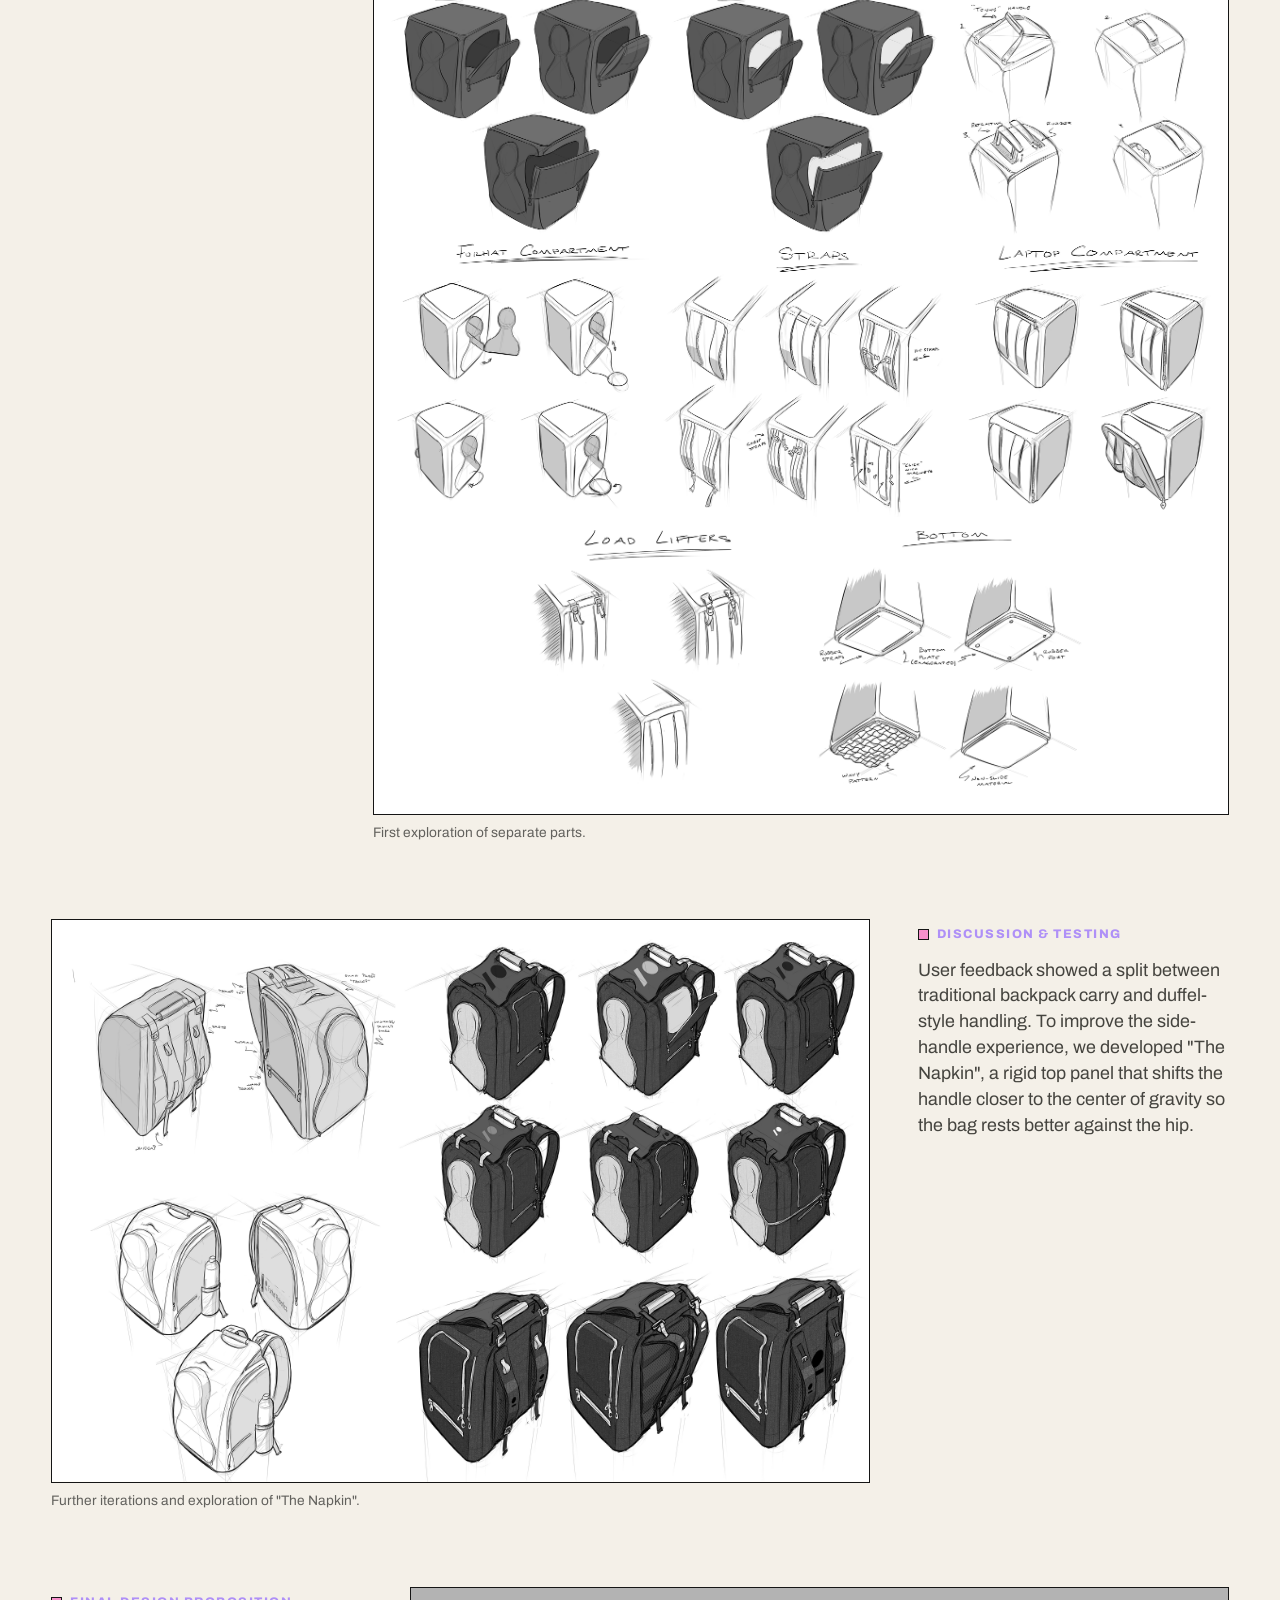
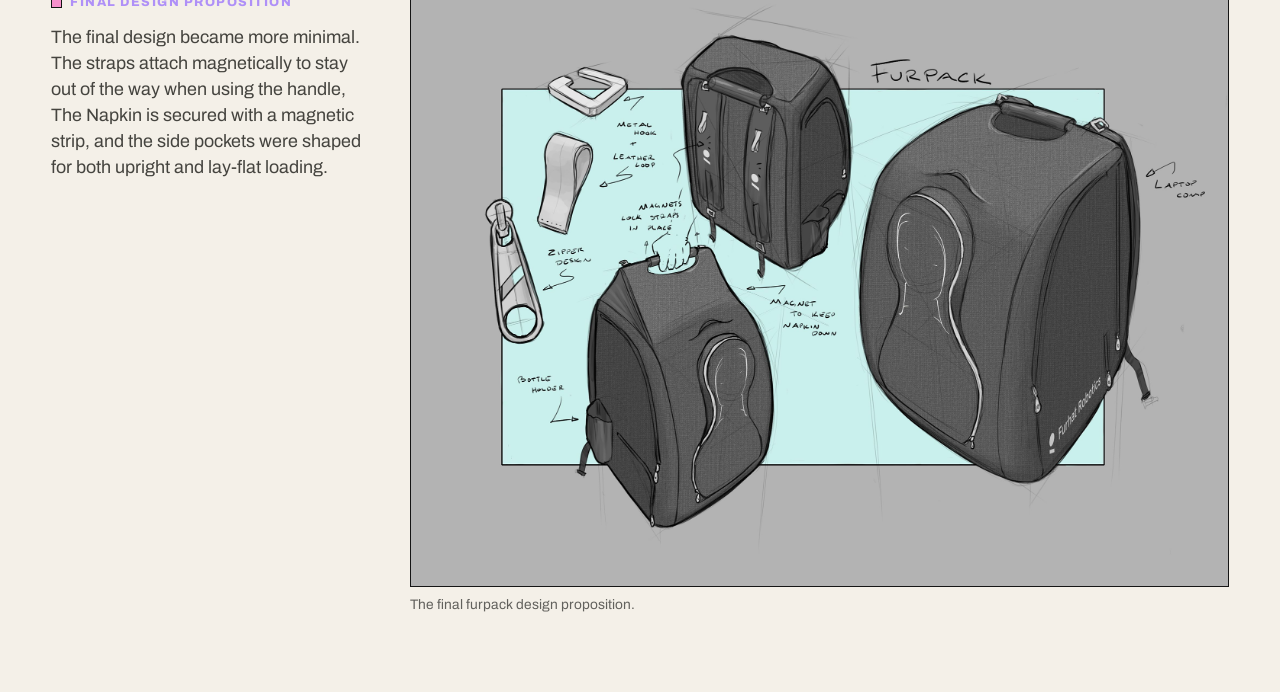
<file: furpack.html>
<!DOCTYPE html>
<html lang="en">
<head>
  <meta charset="UTF-8">
  <meta name="viewport" content="width=device-width, initial-scale=1.0">
  <title>Furpack | Lucas Industrial Design Portfolio</title>
  <meta name="description" content="Furpack case study by Lucas Gustavsson: a dedicated backpack for transporting the Furhat Robot and its accessories.">
  <link rel="preconnect" href="https://fonts.googleapis.com">
  <link rel="preconnect" href="https://fonts.gstatic.com" crossorigin>
  <link href="https://fonts.googleapis.com/css2?family=Archivo:wght@400;500;600;700;800&family=Instrument+Serif:ital@0;1&family=Jersey+10&display=swap" rel="stylesheet">
  <link rel="stylesheet" href="style.css">
</head>
<body>
  <header class="site-header" aria-label="Main navigation">
    <a class="brand" href="index.html" aria-label="Lucas portfolio home">
      <span class="brand-mark"></span>
      Lucas
    </a>
    <nav>
      <a href="index.html#profile">Profile</a>
      <a href="index.html#work">Work</a>
      <a href="mailto:lucas.gustavsson@ownit.nu" class="nav-action">Contact</a>
    </nav>
  </header>

  <main class="project-page">
    <a class="back-link" href="index.html#work">Back to work</a>

    <section class="project-hero" aria-labelledby="project-title">
      <div>
        <p class="eyebrow">Furhat Robotics</p>
        <h1 id="project-title">Furpack</h1>
        <p>
          The original method of transporting the Furhat Robot required a large, cumbersome travel case. 
          To make true mobility a reality, a dedicated backpack was created. The goal was to seamlessly 
          accommodate the robot, a laptop, and essential accessories like cables, a microphone, and notebooks, 
          all while prioritizing ergonomics and a compact size suitable for airplane carry-on.
        </p>
      </div>
      <img src="images/furpack-front.jpg" alt="Furpack backpack project image">
    </section>

    <section class="case-story" aria-label="Furpack case study sections">
      <!-- Image-led section: keep text short and let the gallery carry the story. -->
      <article class="case-section media-stack">
        <div class="case-copy">
          <p class="eyebrow">First steps</p>
          <p>
            I joined after the first prototypes and design decisions had been made. We isolated each component, defined
            what worked and what did not, then sketched alternatives for the parts that needed clearer design direction.
          </p>
        </div>
        <!--
          Gallery options:
          - .case-gallery = one large image
          - .stacked = multiple large images stacked vertically, best for mixed aspect ratios
          - .two-up / .three-up = multiple columns
          - add class="natural" to a figure to keep the image's original aspect ratio
          - add class="wide-shot" or "tall-shot" to force a wide or tall frame
        -->
        <div class="case-gallery stacked">
          <figure class="natural">
            <img src="images/backpacks.png" alt="The previous backpack prototypes">
            <figcaption>The previous backpack prototypes.</figcaption>
          </figure>
          <figure class="natural">
            <img src="images/early-backpack-sketches.png" alt="First exploration of separate parts.">
            <figcaption>First exploration of separate parts.</figcaption>
          </figure>
        </div>
      </article>

      <article class="case-section reverse">
        <div class="case-copy">
          <p class="eyebrow">Discussion & Testing</p>
          <p>
            User feedback showed a split between traditional backpack carry and duffel-style handling. To improve the
            side-handle experience, we developed "The Napkin", a rigid top panel that shifts the handle closer to the
            center of gravity so the bag rests better against the hip.
          </p>
        </div>
        <div class="case-gallery">
          <figure class="natural">
            <img src="images/backpack-iterations.png" alt="Further iteration">
            <figcaption>Further iterations and exploration of "The Napkin".</figcaption>
          </figure>
        </div>
      </article>

      <article class="case-section">
        <div class="case-copy">
          <p class="eyebrow">Final Design Proposition</p>
          <p>
            The final design became more minimal. The straps attach magnetically to stay out of the way when using the
            handle, The Napkin is secured with a magnetic strip, and the side pockets were shaped for both upright and
            lay-flat loading.
          </p>
        </div>
        <div class="case-gallery">
          <figure class="natural">
            <img src="images/final-backpack.png" alt="The final furpack design proposition">
            <figcaption>The final furpack design proposition.</figcaption>
          </figure>
        </div>
      </article>
    </section>
  </main>
</body>
</html>
</file>
<file: style.css>
:root {
  /* Site colors. Change these variables to adjust the whole visual style quickly. */
  --ink: #151515;
  --muted: #62615d;
  --paper: #f4f0e8;
  --panel: #fffaf0;
  --line: #24231f;
  --steel: #d7dee0;
  --blue: #2457a6;
  --green: #4f7d54;
  --gold: #c89234;
  --pink-pop: #F790CC;
  --violet-pop: #AF90F7;
  --shadow: 0 24px 70px rgba(24, 24, 20, 0.15);
}

* {
  box-sizing: border-box;
}

html {
  scroll-behavior: smooth;
}

body {
  margin: 0;
  background: var(--paper);
  color: var(--ink);
  font-family: "Archivo", Arial, sans-serif;
  line-height: 1.45;
}

img {
  display: block;
  max-width: 100%;
}

a {
  color: inherit;
  text-decoration: none;
}

/* Header and navigation */
.site-header {
  position: sticky;
  top: 0;
  z-index: 10;
  display: flex;
  align-items: center;
  justify-content: space-between;
  gap: 24px;
  padding: 18px clamp(18px, 4vw, 56px);
  background: rgba(244, 240, 232, 0.88);
  border-bottom: 1px solid rgba(21, 21, 21, 0.14);
  backdrop-filter: blur(16px);
}

.brand,
nav {
  display: flex;
  align-items: center;
}

.brand {
  gap: 10px;
  font-weight: 800;
  letter-spacing: 0;
}

.brand-mark {
  width: 18px;
  height: 18px;
  background: linear-gradient(135deg, var(--pink-pop) 0 50%, var(--violet-pop) 50% 100%);
  border: 2px solid var(--ink);
}

nav {
  gap: clamp(12px, 3vw, 28px);
  color: #34332f;
  font-size: 0.92rem;
  font-weight: 600;
}

.nav-action {
  padding: 9px 14px;
  border: 1px solid var(--ink);
  background: var(--ink);
  color: var(--paper);
  transition: transform 180ms ease, box-shadow 180ms ease;
}

.nav-action:hover,
.nav-action:focus-visible {
  transform: translate(-4px, -4px);
  box-shadow: 8px 8px 0 var(--violet-pop);
}

/* Hero section */
.hero {
  min-height: calc(100vh - 65px);
  padding: clamp(28px, 5vw, 72px) clamp(18px, 4vw, 56px) 0;
}

.hero-grid {
  display: grid;
  grid-template-columns: minmax(0, 1.05fr) minmax(300px, 0.72fr);
  gap: clamp(32px, 6vw, 84px);
  align-items: center;
  max-width: 1320px;
  width: 100%;
  margin: 0 auto;
}

.eyebrow {
  display: inline-flex;
  align-items: center;
  gap: 8px;
  margin: 0 0 14px;
  color: var(--violet-pop);
  font-size: 0.78rem;
  font-weight: 800;
  letter-spacing: 0.12em;
  text-transform: uppercase;
}

.eyebrow::before {
  content: "";
  width: 9px;
  height: 9px;
  background: var(--pink-pop);
  border: 1px solid var(--ink);
}

h1,
h2,
h3,
p {
  margin-top: 0;
}

h1 {
  max-width: 920px;
  margin-bottom: 24px;
  font-family: "Jersey 10", "Archivo", Arial, sans-serif;
  font-weight: 400;
  font-size: clamp(3.2rem, 7.9vw, 8.5rem);
  line-height: 0.9;
  letter-spacing: 0;
}

h2 {
  max-width: 760px;
  margin-bottom: 0;
  font-family: "Jersey 10", "Archivo", Arial, sans-serif;
  font-weight: 400;
  font-size: clamp(2.3rem, 5vw, 5.8rem);
  line-height: 0.92;
  letter-spacing: 0;
}

h3 {
  margin-bottom: 12px;
  font-family: "Jersey 10", "Archivo", Arial, sans-serif;
  font-weight: 400;
  font-size: clamp(1.35rem, 2.2vw, 2.1rem);
  line-height: 1;
  letter-spacing: 0;
}

.hero-text {
  max-width: 660px;
  color: #3d3c37;
  font-size: clamp(1.05rem, 1.7vw, 1.35rem);
}

.hero-actions {
  display: flex;
  flex-wrap: wrap;
  gap: 12px;
  margin-top: 32px;
}

.button {
  display: inline-flex;
  align-items: center;
  justify-content: center;
  min-height: 48px;
  padding: 13px 18px;
  border: 1px solid var(--ink);
  font-weight: 800;
  transition: transform 180ms ease, box-shadow 180ms ease;
}

.button.primary {
  background: var(--pink-pop);
}

.button.secondary {
  background: transparent;
}

.button:hover,
.button:focus-visible {
  transform: translate(-4px, -4px);
  box-shadow: 8px 8px 0 var(--ink);
}

.icon-link {
  display: inline-flex;
  align-items: center;
  justify-content: center;
  width: 48px;
  height: 48px;
  border: 1px solid var(--ink);
  background: var(--panel);
  transition: transform 180ms ease, box-shadow 180ms ease, background 180ms ease, color 180ms ease;
}

.icon-link svg {
  width: 23px;
  height: 23px;
  fill: none;
  stroke: currentColor;
  stroke-width: 1.8;
  stroke-linecap: round;
  stroke-linejoin: round;
}

.icon-link:hover,
.icon-link:focus-visible {
  transform: translate(-4px, -4px);
  box-shadow: 8px 8px 0 var(--ink);
}

/* Portrait image: border only. No background, caption, or decorative text. */
.portrait-stage {
  margin: 0;
  display: grid;
  align-items: end;
  border: 1px solid var(--ink);
  overflow: hidden;
}

.portrait {
  width: min(100%, 620px);
  justify-self: center;
  filter: saturate(0.95) contrast(1.08);
}

/* Shared section spacing */
.section,
.profile-section {
  padding: clamp(54px, 8vw, 118px) clamp(18px, 4vw, 56px);
}

.profile-section {
  max-width: 1320px;
  margin: 0 auto;
}

/* Work/project grid. Uses auto-fit so adding/removing cards does not require CSS changes. */
.work-section {
  background: #f8f5ed;
}

.work-heading {
  max-width: 1320px;
  margin: 0 auto 24px;
}

.project-list {
  display: grid;
  grid-template-columns: repeat(auto-fit, minmax(min(100%, 310px), 1fr));
  gap: 18px;
  max-width: 1320px;
  margin: 0 auto;
}

.project-card {
  display: grid;
  grid-template-rows: 260px auto;
  min-height: 470px;
  border: 1px solid var(--ink);
  background: var(--panel);
  transition: transform 180ms ease, box-shadow 180ms ease;
}

.project-card:hover,
.project-card:focus-visible {
  transform: translate(-4px, -4px);
  box-shadow: 8px 8px 0 var(--ink);
}

.project-image {
  width: 100%;
  height: 100%;
  object-fit: cover;
  border-bottom: 1px solid var(--ink);
}

.project-content {
  padding: clamp(20px, 3vw, 34px);
}

.project-content p {
  color: #3e3d38;
  font-size: 1.03rem;
}

/* Profile cards */
.profile-section {
  display: grid;
  grid-template-columns: repeat(auto-fit, minmax(min(100%, 280px), 1fr));
  gap: 18px;
  border-top: 1px solid rgba(21, 21, 21, 0.16);
}

.profile-group {
  min-height: 260px;
  padding: clamp(18px, 2.4vw, 26px);
  border: 1px solid var(--ink);
  background: var(--panel);
}

.entry-label {
  display: inline-flex;
  align-items: center;
  gap: 8px;
  margin-bottom: 10px;
  color: var(--violet-pop);
  font-size: 0.78rem;
  font-weight: 800;
  letter-spacing: 0.1em;
  text-transform: uppercase;
}

.entry-label::before {
  content: "";
  width: 9px;
  height: 9px;
  background: var(--violet-pop);
  border: 1px solid var(--ink);
}

.entry-list {
  display: grid;
  gap: 18px;
}

.resume-entry {
  padding-top: 16px;
  border-top: 1px solid rgba(21, 21, 21, 0.16);
}

.resume-entry:first-child {
  padding-top: 0;
  border-top: 0;
}

.resume-entry h3 {
  margin-bottom: 10px;
}

.resume-entry p {
  color: #45443f;
}

.resume-entry p:last-child {
  margin-bottom: 0;
}

.skill-groups {
  display: grid;
  gap: 18px;
}

.skill-group {
  padding-top: 16px;
  border-top: 1px solid rgba(21, 21, 21, 0.16);
}

.skill-group:first-child {
  padding-top: 0;
  border-top: 0;
}

.skill-group h3 {
  margin-bottom: 10px;
}

.skills {
  display: flex;
  flex-wrap: wrap;
  gap: 10px;
  margin-top: 0;
}

.skills span {
  padding: 10px 12px;
  border: 1px solid var(--ink);
  background: var(--panel);
  font-weight: 800;
}

/* Footer */
.site-footer {
  display: flex;
  align-items: center;
  justify-content: space-between;
  gap: 18px;
  padding: 24px clamp(18px, 4vw, 56px);
  background: var(--ink);
  color: var(--paper);
  font-weight: 800;
}

.site-footer p {
  margin: 0;
}

/* Individual project pages */
.project-page {
  padding: clamp(34px, 6vw, 84px) clamp(18px, 4vw, 56px);
}

.project-hero {
  display: grid;
  grid-template-columns: minmax(0, 0.85fr) minmax(300px, 1fr);
  gap: clamp(28px, 6vw, 84px);
  align-items: end;
  max-width: 1320px;
  margin: 0 auto;
}

.project-hero h1 {
  margin-bottom: 18px;
}

.project-hero p {
  color: #45443f;
  font-size: clamp(1.08rem, 1.8vw, 1.35rem);
}

.project-hero img {
  width: 100%;
  border: 1px solid var(--ink);
  background: var(--panel);
  box-shadow: var(--shadow);
}

.project-summary {
  max-width: 1320px;
  margin: 30px auto 0;
  padding: clamp(18px, 3vw, 30px);
  border: 1px solid var(--ink);
  background: var(--panel);
}

.project-summary p {
  max-width: 980px;
  margin-bottom: 0;
  color: #45443f;
  font-size: clamp(1.05rem, 1.6vw, 1.25rem);
}

.case-template {
  display: grid;
  grid-template-columns: repeat(3, 1fr);
  gap: 18px;
  max-width: 1320px;
  margin: 54px auto 0;
}

.case-template article {
  min-height: 260px;
  padding: clamp(20px, 3vw, 30px);
  border: 1px solid var(--ink);
  background: var(--panel);
}

.case-template p {
  color: #45443f;
}

.case-template p:last-child {
  margin-bottom: 0;
}

.case-template.wide {
  grid-template-columns: repeat(auto-fit, minmax(min(100%, 300px), 1fr));
}

/* Case-study images inside article cards.
   Use .case-media for one image, .two-up for two columns, and .three-up for denser galleries. */
.case-media {
  display: grid;
  grid-template-columns: 1fr;
  gap: 12px;
  margin-top: 22px;
}

.case-media.two-up,
.case-media.three-up {
  grid-template-columns: repeat(2, 1fr);
}

.case-media figure {
  margin: 0;
}

.case-media img {
  width: 100%;
  aspect-ratio: 4 / 3;
  object-fit: cover;
  border: 1px solid var(--ink);
  background: var(--paper);
}

.case-media figcaption {
  margin-top: 7px;
  color: var(--muted);
  font-size: 0.82rem;
  line-height: 1.3;
}

/* Image-led case study layout for project pages where visuals should dominate. */
.case-story {
  display: grid;
  gap: clamp(34px, 6vw, 76px);
  max-width: 1320px;
  margin: clamp(44px, 7vw, 92px) auto 0;
}

.case-section {
  display: grid;
  grid-template-columns: minmax(220px, 0.38fr) minmax(0, 1fr);
  gap: clamp(20px, 4vw, 48px);
  align-items: start;
}

.case-section.media-stack {
  grid-template-columns: minmax(220px, 0.32fr) minmax(0, 1fr);
}

.case-section.reverse {
  grid-template-columns: minmax(0, 1fr) minmax(220px, 0.38fr);
}

.case-section.reverse .case-copy {
  order: 2;
}

.case-copy {
  position: sticky;
  top: 96px;
  padding-top: 4px;
}

.case-copy h2 {
  margin-bottom: 16px;
  font-size: clamp(2.3rem, 4.6vw, 5rem);
}

.case-copy p:not(.eyebrow) {
  color: #45443f;
  font-size: clamp(1rem, 1.4vw, 1.18rem);
}

.case-copy-stack {
  display: grid;
  gap: 22px;
}

.case-note {
  padding-top: 18px;
  border-top: 1px solid rgba(21, 21, 21, 0.16);
}

.case-note:first-child {
  padding-top: 0;
  border-top: 0;
}

.case-gallery {
  display: grid;
  grid-template-columns: 1fr;
  gap: 16px;
}

.case-gallery.stacked {
  gap: clamp(18px, 3vw, 30px);
}

.case-gallery.two-up {
  grid-template-columns: repeat(2, 1fr);
}

.case-gallery.three-up {
  grid-template-columns: repeat(3, 1fr);
}

.case-gallery figure {
  margin: 0;
}

.case-gallery img {
  width: 100%;
  min-height: clamp(420px, 52vw, 720px);
  object-fit: cover;
  border: 1px solid var(--ink);
  background: var(--panel);
}

.case-gallery.two-up img {
  min-height: clamp(340px, 38vw, 560px);
}

.case-gallery.three-up img {
  min-height: clamp(260px, 28vw, 430px);
}

.case-gallery figure.natural img {
  height: auto;
  min-height: 0;
  object-fit: contain;
}

.case-gallery figure.wide-shot img {
  aspect-ratio: 16 / 9;
  min-height: 0;
}

.case-gallery figure.tall-shot img {
  aspect-ratio: 3 / 4;
  min-height: 0;
}

.case-gallery figcaption {
  max-width: 42rem;
  margin-top: 8px;
  color: var(--muted);
  font-size: 0.86rem;
}

.case-wide-section {
  display: grid;
  gap: 18px;
}

.case-wide-copy {
  width: 100%;
}

.case-wide-copy h2 {
  margin-bottom: 12px;
  font-size: clamp(2.3rem, 4.6vw, 5rem);
}

.case-wide-copy p:not(.eyebrow) {
  color: #45443f;
  font-size: clamp(1rem, 1.4vw, 1.18rem);
}

.case-wide-section figure {
  margin: 0;
}

.case-wide-section img {
  width: 100%;
  max-height: 760px;
  object-fit: cover;
  border: 1px solid var(--ink);
}

.case-wide-section figcaption {
  margin-top: 8px;
  color: var(--muted);
  font-size: 0.86rem;
}

.back-link {
  display: inline-flex;
  margin-bottom: 28px;
  font-weight: 800;
}

/* Tablet layout */
@media (max-width: 900px) {
  .site-header {
    align-items: flex-start;
  }

  nav {
    justify-content: flex-end;
    flex-wrap: wrap;
  }

  .hero {
    min-height: auto;
  }

  .hero-grid,
  .project-list {
    grid-template-columns: 1fr;
  }

  .profile-section {
    grid-template-columns: 1fr;
  }

  .project-hero,
  .case-template {
    grid-template-columns: 1fr;
  }

  .case-section,
  .case-section.media-stack,
  .case-section.reverse {
    grid-template-columns: 1fr;
  }

  .case-section.reverse .case-copy {
    order: 0;
  }

  .case-copy {
    position: static;
  }

  .case-gallery.three-up {
    grid-template-columns: repeat(2, 1fr);
  }
}

/* Mobile layout */
@media (max-width: 620px) {
  .site-header {
    position: static;
  }

  nav {
    gap: 10px;
    font-size: 0.84rem;
  }

  .nav-action {
    padding: 7px 10px;
  }

  h1 {
    font-size: clamp(2.8rem, 16vw, 5rem);
  }

  .button {
    width: 100%;
  }

  .project-card {
    min-height: auto;
  }

  .case-media.two-up,
  .case-media.three-up {
    grid-template-columns: 1fr;
  }

  .case-gallery.two-up,
  .case-gallery.three-up {
    grid-template-columns: 1fr;
  }

  .case-gallery img,
  .case-gallery.two-up img,
  .case-gallery.three-up img {
    min-height: 280px;
  }

  .site-footer {
    align-items: flex-start;
    flex-direction: column;
  }
}
</file>
